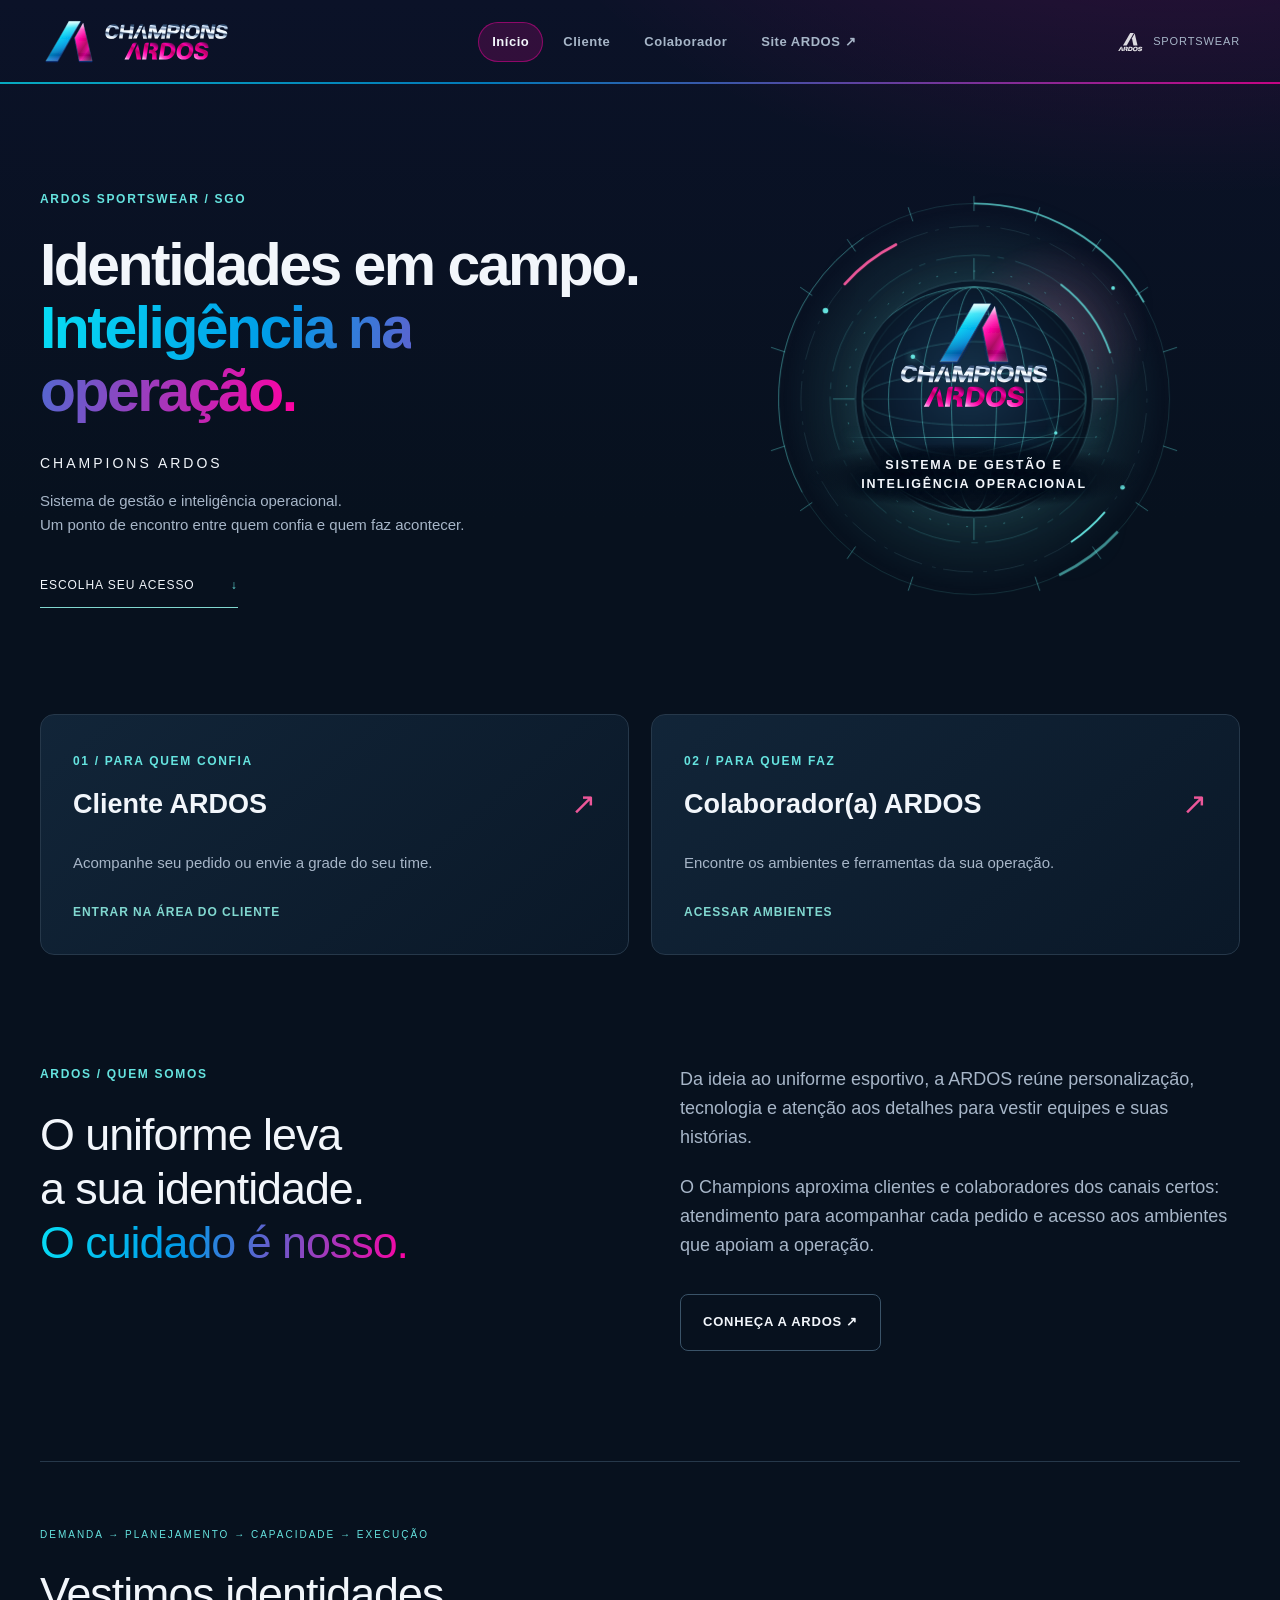
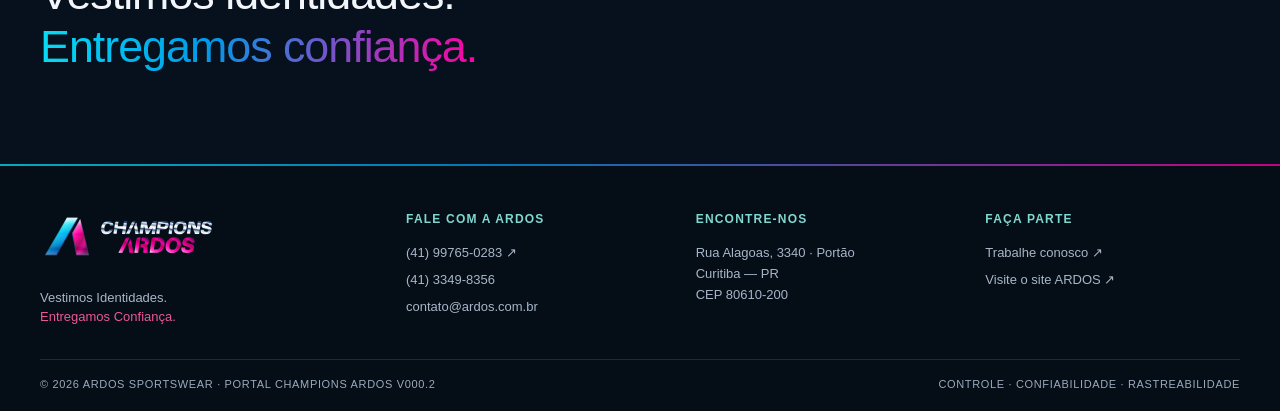
<file: index.html>
<!doctype html>
<html lang="pt-BR">
<head>

    <!-- ========================================
         META TAGS — CHAMPIONS ARDOS
    ========================================= -->

    <!-- Codificação -->
    <meta charset="utf-8">

    <!-- Responsividade -->
    <meta
        name="viewport"
        content="width=device-width, initial-scale=1"
    >

    <!-- ========================================
         SEO
    ========================================= -->

    <title>
        Portal Champions ARDOS | Gestão e Inteligência Operacional
    </title>

    <meta
        name="description"
        content="Champions ARDOS é o sistema de gestão e inteligência operacional da ARDOS SPORTSWEAR, integrando atendimento, processos, planejamento, capacidade, produção, rastreabilidade e governança operacional."
    >

    <link
        rel="canonical"
        href="https://victormordekai.github.io/Champions_ARDOS/"
    >

    <meta
        name="keywords"
        content="Champions ARDOS, ARDOS SPORTSWEAR, SGO-ARDOS, gestão operacional, inteligência operacional, governança organizacional, rastreabilidade, planejamento de produção, MPS, RCCP, capacidade produtiva, produção esportiva, uniformes esportivos, gestão de pedidos, controle de produção, Curitiba"
    >

    <meta
        name="author"
        content="ARDOS SPORTSWEAR"
    >

    <meta
        name="copyright"
        content="© 2026 ARDOS SPORTSWEAR — Champions ARDOS"
    >

    <!-- ========================================
         IDENTIDADE / MOBILE
    ========================================= -->

    <meta
        name="theme-color"
        content="#07111e"
    >

    <meta
        name="mobile-web-app-capable"
        content="yes"
    >

    <meta
        name="apple-mobile-web-app-capable"
        content="yes"
    >

    <meta
        name="apple-mobile-web-app-status-bar-style"
        content="black-translucent"
    >

    <meta
        name="application-name"
        content="Champions ARDOS"
    >

    <meta
        name="apple-mobile-web-app-title"
        content="Champions ARDOS"
    >

    <!-- ========================================
         OPEN GRAPH
         WhatsApp / LinkedIn / Facebook / Discord
    ========================================= -->

    <meta
        property="og:title"
        content="Champions ARDOS | Gestão e Inteligência Operacional"
    >

    <meta
        property="og:description"
        content="Sistema de gestão e inteligência operacional da ARDOS SPORTSWEAR, conectando processos, planejamento, capacidade, produção, rastreabilidade e governança."
    >

    <meta
        property="og:image"
        content="https://victormordekai.github.io/Champions_ARDOS/assets/img/champions_ardos_og.png"
    >

    <meta
        property="og:image:alt"
        content="Logo Champions ARDOS"
    >

    <meta
        property="og:url"
        content="https://victormordekai.github.io/Champions_ARDOS/"
    >

    <meta
        property="og:type"
        content="website"
    >

    <meta
        property="og:locale"
        content="pt_BR"
    >

    <meta
        property="og:site_name"
        content="Champions ARDOS"
    >

    <!-- ========================================
         TWITTER / X CARD
    ========================================= -->

    <meta
        name="twitter:card"
        content="summary_large_image"
    >

    <meta
        name="twitter:title"
        content="Champions ARDOS | Gestão e Inteligência Operacional"
    >

    <meta
        name="twitter:description"
        content="Planejamento, capacidade, produção, rastreabilidade e governança operacional integrados ao ecossistema ARDOS."
    >

    <meta
        name="twitter:image"
        content="https://victormordekai.github.io/Champions_ARDOS/assets/img/champions_ardos_og.png"
    >

    <meta
        name="twitter:image:alt"
        content="Logo Champions ARDOS"
    >

    <!-- ========================================
         FAVICON
    ========================================= -->

    <link
        rel="icon"
        href="assets/img/favicon.ico"
        type="image/x-icon"
    >
    <link rel="icon" href="assets/img/favicon.svg" type="image/svg+xml">
    <link rel="apple-touch-icon" href="assets/img/favicon_180.png">
    <link rel="manifest" href="site.webmanifest">

    <!-- ========================================
         INDEXAÇÃO
    ========================================= -->

    <meta
        name="robots"
        content="index, follow"
    >

    <meta
        name="googlebot"
        content="index, follow"
    >

    <!-- ========================================
         CSS
    ========================================= -->

    <link
        rel="stylesheet"
        href="assets/css/styles.css"
    >

    <link
        rel="stylesheet"
        href="assets/css/champions-core-hud.css"
    >

    <link
        rel="stylesheet"
        href="assets/css/abertura.css"
    >

    <!-- ========================================
         JAVASCRIPT
    ========================================= -->

    <script
        src="assets/js/main.js"
        defer
    ></script>

    <script
        src="assets/js/champions-core-hud.js"
        defer
    ></script>

    <!-- Abertura (cortina): sem defer, para marcar a página antes da primeira pintura -->
    <script src="assets/js/abertura.js"></script>

</head>

<body>
    <!-- Abertura Champions ARDOS (teste): cortina navy → magenta, animação ciano, bola (ball.svg) voando no centro -->
    <div class="abertura" aria-hidden="true">
        <div class="abertura__capa">
            <div class="abertura__palco">
                <span class="abertura__pulso"></span>
                <svg class="abertura__aneis" viewBox="0 0 120 120" focusable="false">
                    <circle class="abertura__anel-externo" cx="60" cy="60" r="56" pathLength="1"/>
                    <circle class="abertura__arco" cx="60" cy="60" r="62" pathLength="1"/>
                    <circle class="abertura__anel-interno" cx="60" cy="60" r="44" pathLength="1"/>
                </svg>
                <span class="abertura__mira"><i></i><i></i><i></i><i></i></span>
                <!-- Centro: bola voando (ball.svg, só recolorida em --cyan), gira e pulsa no ritmo dos anéis -->
                <div class="abertura__hud">
                    <span class="abertura__bola">
                        <span class="abertura__bola-pulso">
                            <img class="abertura__bola-giro" src="assets/img/ball_ciano.svg" alt="" width="1254" height="1254" decoding="async">
                        </span>
                    </span>
                </div>
            </div>
            <p class="abertura__texto">Champions <span>ARDOS</span></p>
        </div>
    </div>

    <!-- Acessibilidade: pular para o conteúdo principal -->
    <a class="skip" href="#conteudo">
        Pular para conteúdo
    </a>

    <!-- Cabeçalho e navegação principal -->
    <header class="header">

        <a
            class="brand"
            href="index.html"
            aria-label="Portal Champions ARDOS, início"
        >
            <img class="brand-simbolo" src="assets/img/champions_ardos_simbolo.svg" alt="" width="160" height="160">
            <img class="brand-nome" src="assets/img/champions_ardos_nome.svg" alt="Champions ARDOS" width="1583" height="515">
        </a>

        <nav aria-label="Navegação principal">
            <a href="index.html" aria-current="page">Início</a>
            <a href="cliente_ardos.html">Cliente</a>
            <a href="dashboard.html">Colaborador</a>
            <a href="https://www.ardos.com.br/">Site ARDOS ↗</a>
        </nav>

        <span class="header-ardos">
            <img src="assets/img/ardos_logo_vector_final.svg" alt="ARDOS">
            SPORTSWEAR
        </span>

    </header>

    <main id="conteudo">

        <!-- Apresentação principal -->
        <section class="hero shell">
            <div class="hero-copy">
                <p class="eyebrow">
                    ARDOS SPORTSWEAR / SGO
                </p>

                <h1>
                    Identidades em campo.<br>
                    <span>Inteligência na operação.</span>
                </h1>

                <p class="lead">
                    CHAMPIONS ARDOS
                </p>

                <p class="muted">
                    Sistema de gestão e inteligência operacional.<br>
                    Um ponto de encontro entre quem confia e quem faz acontecer.
                </p>

                <a class="text-link" href="#acessos">
                    ESCOLHA SEU ACESSO
                    <span>↓</span>
                </a>
            </div>

            <!-- CHAMPIONS CORE HUD — componente institucional reutilizável -->
            <div
                class="champions-core-hud"
                data-champions-core-hud
                data-state="active"
                data-variant="hero"
                role="img"
                aria-label="Champions ARDOS, sistema de gestão e inteligência operacional"
            >
                <div class="hud-stage" aria-hidden="true">
                    <svg class="hud-svg" viewBox="0 0 500 500" focusable="false">
                        <defs>
                            <radialGradient id="hudSphere" cx="48%" cy="42%" r="62%">
                                <stop offset="0" stop-color="#16334b"/>
                                <stop offset=".52" stop-color="#0b1d31"/>
                                <stop offset="1" stop-color="#050d17"/>
                            </radialGradient>
                            <radialGradient id="hudCyanGlow">
                                <stop offset="0" stop-color="#65e3df" stop-opacity=".28"/>
                                <stop offset="1" stop-color="#65e3df" stop-opacity="0"/>
                            </radialGradient>
                            <radialGradient id="hudPinkGlow">
                                <stop offset="0" stop-color="#ec5799" stop-opacity=".22"/>
                                <stop offset="1" stop-color="#ec5799" stop-opacity="0"/>
                            </radialGradient>
                            <clipPath id="hudSphereClip">
                                <circle cx="250" cy="250" r="126"/>
                            </clipPath>
                            <filter id="hudSoftGlow" x="-40%" y="-40%" width="180%" height="180%">
                                <feGaussianBlur stdDeviation="3.8" result="blur"/>
                                <feMerge><feMergeNode in="blur"/><feMergeNode in="SourceGraphic"/></feMerge>
                            </filter>
                        </defs>

                        <circle class="hud-glow-cyan" cx="250" cy="250" r="205" fill="url(#hudCyanGlow)"/>
                        <circle class="hud-glow-pink" cx="333" cy="184" r="104" fill="url(#hudPinkGlow)"/>

                        <g class="hud-ring" fill="none" stroke="#65e3df">
                            <circle cx="250" cy="250" r="208" stroke-opacity=".17"/>
                            <path d="M250.00 42.00 A208 208 0 0 1 430.78 147.13" stroke-opacity=".72" stroke-width="2"/>
                            <path d="M67.28 349.39 A208 208 0 0 1 132.55 78.34" stroke-opacity=".38"/>
                            <path d="M402.95 390.96 A208 208 0 0 1 340.62 437.22" stroke-opacity=".55" stroke-width="3"/>
                            <g class="hud-micro" stroke-opacity=".45">
                                <path d="M250 34v16M320 46l-5 15M385 80l-9 13M435 131l-13 9M466 195l-15 5M466 305l-15-5M435 369l-13-9M385 420l-9-13M320 454l-5-15M180 454l5-15M115 420l9-13M65 369l13-9M34 305l15-5M34 195l15 5M65 131l13 9M115 80l9 13M180 46l5 15"/>
                            </g>
                        </g>

                        <g class="hud-ring-reverse" fill="none">
                            <circle cx="250" cy="250" r="184" stroke="#315560" stroke-opacity=".46" stroke-dasharray="4 11 32 8"/>
                            <path d="M112.59 127.63 A184 184 0 0 1 166.92 85.82" stroke="#ec5799" stroke-width="3" stroke-linecap="round"/>
                            <path d="M389.28 370.24 A184 184 0 0 1 353.22 402.32" stroke="#65e3df" stroke-width="2"/>
                            <g class="hud-micro" fill="#65e3df">
                                <circle cx="92" cy="156" r="3"/><circle cx="408" cy="344" r="2.5"/><circle cx="398" cy="132" r="2"/>
                            </g>
                        </g>

                        <g class="hud-ring-inner" fill="none" stroke="#65e3df">
                            <circle cx="250" cy="250" r="153" stroke-opacity=".22" stroke-dasharray="58 8 7 12"/>
                            <path d="M342.12 127.84 A153 153 0 0 1 395.04 201.31" stroke-opacity=".8" stroke-width="2"/>
                        </g>

                        <circle cx="250" cy="250" r="126" fill="url(#hudSphere)" stroke="#37606f" stroke-opacity=".7"/>
                        <circle cx="250" cy="250" r="119" fill="none" stroke="#65e3df" stroke-opacity=".12"/>

                        <g clip-path="url(#hudSphereClip)" fill="none" stroke="#65e3df">
                            <g opacity=".26">
                                <ellipse cx="250" cy="250" rx="119" ry="28"/>
                                <ellipse cx="250" cy="250" rx="119" ry="61"/>
                                <ellipse cx="250" cy="250" rx="119" ry="91"/>
                                <path d="M132 250h236" stroke-opacity=".5"/>
                            </g>
                            <g class="hud-longitudes" opacity=".47">
                                <ellipse cx="250" cy="250" rx="24" ry="119"/>
                                <ellipse cx="250" cy="250" rx="56" ry="119"/>
                                <ellipse cx="250" cy="250" rx="91" ry="119"/>
                                <ellipse cx="250" cy="250" rx="134" ry="119"/>
                            </g>
                            <g class="hud-nodes" filter="url(#hudSoftGlow)">
                                <circle cx="185" cy="205" r="2.4" fill="#65e3df" stroke="none"/>
                                <circle cx="312" cy="219" r="2.1" fill="#65e3df" stroke="none"/>
                                <circle cx="221" cy="316" r="1.9" fill="#ec5799" stroke="none"/>
                                <circle cx="337" cy="286" r="1.8" fill="#65e3df" stroke="none"/>
                                <path d="M185 205l36 25 91-11 25 67-116 30" stroke-opacity=".18"/>
                            </g>
                        </g>

                        <g class="hud-micro" fill="none" stroke="#65e3df" stroke-opacity=".45">
                            <path d="M250 100v23M250 377v23M100 250h23M377 250h23"/>
                            <circle cx="250" cy="250" r="136" stroke-dasharray="2 18"/>
                        </g>
                    </svg>
                </div>

                <div class="hud-brand-layer">
                    <img
                        class="hud-brand-image"
                        src="assets/img/champions_ardos_logo.svg"
                        alt=""
                    >
                    <div class="hud-brand-fallback" aria-hidden="true">
                        <div class="hud-brand-mark">A</div>
                        <strong>CHAMPIONS</strong>
                        <span>ARDOS</span>
                    </div>
                    <div class="hud-separator" aria-hidden="true"></div>
                    <p class="hud-descriptor">
                        Sistema de gestão e inteligência operacional
                    </p>
                </div>
            </div>
        </section>

        <!-- Seleção dos ambientes de acesso -->
        <section
            class="shell access"
            id="acessos"
            aria-label="Escolha seu acesso"
        >
            <!-- Área do cliente -->
            <a
                class="access-card"
                href="cliente_ardos.html"
            >
                <span class="eyebrow">
                    01 / PARA QUEM CONFIA
                </span>

                <div>
                    <h2>Cliente ARDOS</h2>
                    <span class="arrow">↗</span>
                </div>

                <p>
                    Acompanhe seu pedido ou envie a grade do seu time.
                </p>

                <span class="card-action">
                    ENTRAR NA ÁREA DO CLIENTE
                </span>
            </a>

            <!-- Área do colaborador -->
            <a
                class="access-card"
                href="dashboard.html"
            >
                <span class="eyebrow">
                    02 / PARA QUEM FAZ
                </span>

                <div>
                    <h2>Colaborador(a) ARDOS</h2>
                    <span class="arrow">↗</span>
                </div>

                <p>
                    Encontre os ambientes e ferramentas da sua operação.
                </p>

                <span class="card-action">
                    ACESSAR AMBIENTES
                </span>
            </a>
        </section>

        <!-- Apresentação institucional -->
        <section class="about shell">
            <div>
                <p class="eyebrow">
                    ARDOS / QUEM SOMOS
                </p>

                <h2>
                    O uniforme leva<br>
                    a sua identidade.<br>
                    <span>O cuidado é nosso.</span>
                </h2>
            </div>

            <div class="about-text">
                <p>
                    Da ideia ao uniforme esportivo, a ARDOS reúne
                    personalização, tecnologia e atenção aos detalhes
                    para vestir equipes e suas histórias.
                </p>

                <p>
                    O Champions aproxima clientes e colaboradores
                    dos canais certos: atendimento para acompanhar
                    cada pedido e acesso aos ambientes que apoiam
                    a operação.
                </p>

                <a
                    class="button secondary"
                    href="https://www.ardos.com.br/"
                >
                    CONHEÇA A ARDOS ↗
                </a>
            </div>
        </section>

        <!-- Princípio operacional -->
        <section class="principle shell">
            <p>
                DEMANDA → PLANEJAMENTO → CAPACIDADE → EXECUÇÃO
            </p>

            <h2>
                Vestimos identidades.<br>
                <span>Entregamos confiança.</span>
            </h2>
        </section>

    </main>

    <!-- Rodapé institucional -->
    <footer class="footer">
        <div class="footer-top">

            <!-- Identidade da marca -->
            <div>
                <a class="brand" href="index.html" aria-label="Portal Champions ARDOS, início">
                    <img class="brand-simbolo" src="assets/img/champions_ardos_simbolo.svg" alt="" width="160" height="160">
                    <img class="brand-nome" src="assets/img/champions_ardos_nome.svg" alt="Champions ARDOS" width="1583" height="515">
                </a>

                <p class="footer-assinatura">
                    Vestimos Identidades.<br>
                    <span>Entregamos Confiança.</span>
                </p>
            </div>

            <!-- Canais de contato -->
            <div>
                <h2>FALE COM A ARDOS</h2>

                <a
                    href="https://api.whatsapp.com/send?phone=5541997650283"
                    target="_blank"
                    rel="noopener noreferrer"
                >
                    (41) 99765-0283 ↗
                </a>

                <a href="tel:+554133498356">
                    (41) 3349-8356
                </a>

                <a href="mailto:contato@ardos.com.br">
                    contato@ardos.com.br
                </a>
            </div>

            <!-- Localização -->
            <div>
                <h2>ENCONTRE-NOS</h2>

                <p>
                    Rua Alagoas, 3340 · Portão<br>
                    Curitiba — PR<br>
                    CEP 80610-200
                </p>
            </div>

            <!-- Oportunidades e site institucional -->
            <div>
                <h2>FAÇA PARTE</h2>

                <a
                    href="mailto:contato@ardos.com.br?subject=Trabalhe%20conosco%20%E2%80%94%20ARDOS"
                >
                    Trabalhe conosco ↗
                </a>

                <a href="https://www.ardos.com.br/">
                    Visite o site ARDOS ↗
                </a>
            </div>

        </div>

        <!-- Informações finais do rodapé -->
        <div class="footer-bottom">
            <span>© 2026 ARDOS SPORTSWEAR · PORTAL CHAMPIONS ARDOS V000.2</span>

            <span>
                CONTROLE · CONFIABILIDADE · RASTREABILIDADE
            </span>
        </div>
    </footer>
</body>
</html>
</file>
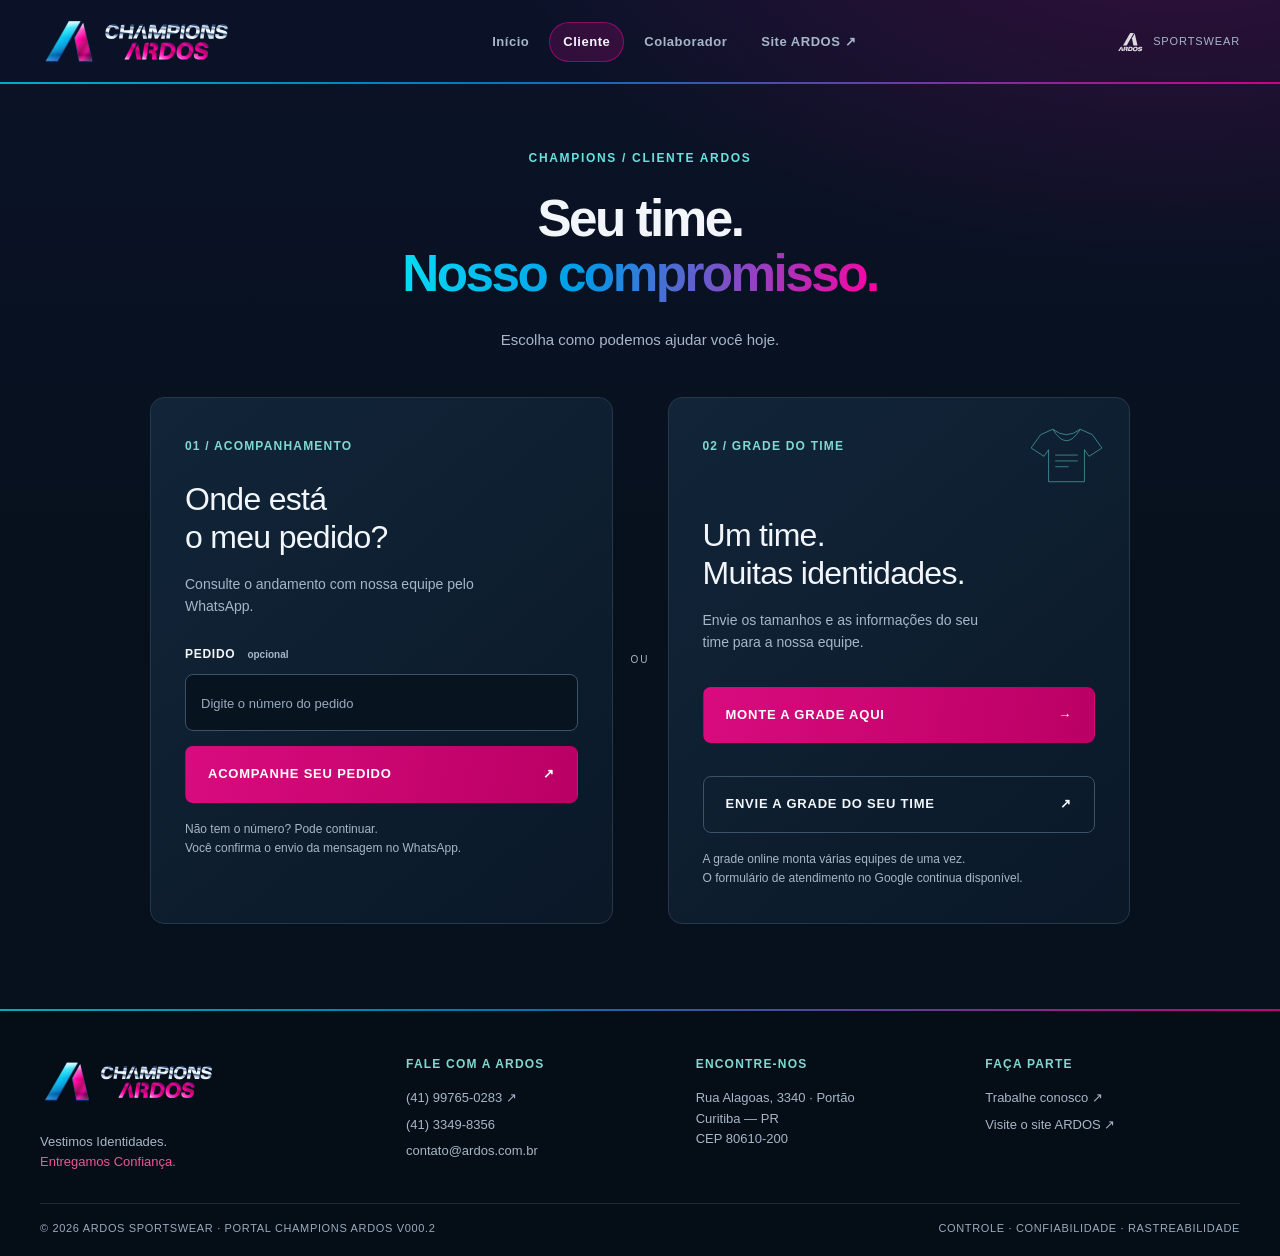
<file: cliente_ardos.html>
<!doctype html>
<html lang="pt-BR">
    <head>
        <meta charset="utf-8">
        <meta name="viewport" content="width=device-width, initial-scale=1">

        <meta
            name="description"
            content="Champions ARDOS: atendimento ao cliente e acesso aos ambientes da operação."
        >
        <meta name="theme-color" content="#07111e">

        <title>Cliente | Portal Champions ARDOS</title>

       <link
           rel="icon"
           href="assets/img/favicon.ico"
           type="image/x-icon"
        >
    <link rel="icon" href="assets/img/favicon.svg" type="image/svg+xml">
    <link rel="apple-touch-icon" href="assets/img/favicon_180.png">
    <link rel="manifest" href="site.webmanifest">
        <link rel="stylesheet" href="assets/css/styles.css">

        <script src="assets/js/main.js" defer></script>
    </head>

    <body>
        <!-- Acessibilidade: permite pular diretamente para o conteúdo principal -->
        <a class="skip" href="#conteudo">
            Pular para conteúdo
        </a>

        <!-- Cabeçalho e navegação principal -->
        <header class="header">

        <a
            class="brand"
            href="index.html"
            aria-label="Portal Champions ARDOS, início"
        >
            <img class="brand-simbolo" src="assets/img/champions_ardos_simbolo.svg" alt="" width="160" height="160">
            <img class="brand-nome" src="assets/img/champions_ardos_nome.svg" alt="Champions ARDOS" width="1583" height="515">
        </a>

        <nav aria-label="Navegação principal">
            <a href="index.html">Início</a>
            <a href="cliente_ardos.html" aria-current="page">Cliente</a>
            <a href="dashboard.html">Colaborador</a>
            <a href="https://www.ardos.com.br/">Site ARDOS ↗</a>
        </nav>

        <span class="header-ardos">
            <img src="assets/img/ardos_logo_vector_final.svg" alt="ARDOS">
            SPORTSWEAR
        </span>

    </header>

        <!-- Conteúdo principal -->
        <main id="conteudo">
            <section class="client shell">

                <!-- Apresentação da área do cliente -->
                <div class="page-title">
                    <p class="eyebrow">CHAMPIONS / CLIENTE ARDOS</p>

                    <h1>
                        Seu time.<br>
                        <span>Nosso compromisso.</span>
                    </h1>

                    <p class="muted">
                        Escolha como podemos ajudar você hoje.
                    </p>
                </div>

                <!-- Opções de atendimento -->
                <div class="client-options">

                    <!-- Opção 01: acompanhamento de pedido -->
                    <article class="service-card">
                        <span class="icon-label">
                            01 / ACOMPANHAMENTO
                        </span>

                        <h2>
                            Onde está<br>
                            o meu pedido?
                        </h2>

                        <p>
                            Consulte o andamento com nossa equipe pelo WhatsApp.
                        </p>

                        <form
                            id="pedido-form"
                            action="https://api.whatsapp.com/send"
                            method="get"
                            target="_blank"
                            rel="noopener noreferrer"
                        >
                            <input
                                type="hidden"
                                name="phone"
                                value="5541997650283"
                            >

                            <input
                                id="message"
                                type="hidden"
                                name="text"
                                value="Olá, equipe ARDOS! Gostaria de acompanhar meu pedido. Podem me ajudar a identificá-lo?"
                            >

                            <label for="pedido">
                                PEDIDO
                                <span>opcional</span>
                            </label>

                            <input
                                id="pedido"
                                type="text"
                                maxlength="80"
                                placeholder="Digite o número do pedido"
                                autocomplete="off"
                            >

                            <button class="button" type="submit">
                                ACOMPANHE SEU PEDIDO
                                <span>↗</span>
                            </button>

                            <small>
                                Não tem o número? Pode continuar.<br>
                                Você confirma o envio da mensagem no WhatsApp.
                            </small>

                            <!-- Orientação alternativa caso o JavaScript esteja desativado -->
                            <noscript>
                                <p>
                                    Sem JavaScript, o WhatsApp abrirá uma
                                    mensagem geral. Informe o pedido na conversa.
                                </p>
                            </noscript>
                        </form>
                    </article>

                    <!-- Separador visual entre as opções -->
                    <span class="or">OU</span>

                    <!-- Opção 02: envio da grade do time -->
                    <article class="service-card grade">
                        <span class="icon-label">
                            02 / GRADE DO TIME
                        </span>

                        <!-- Ilustração vetorial decorativa da camisa -->
                        <div class="jersey" aria-hidden="true">
                            <svg viewBox="0 0 180 155">
                                <path
                                    d="M57 15 28 28 5 60 36 80 47 64 47 141 133 141 133 64 144 80 175 60 152 28 123 15Q90 41 57 15Z"
                                />
                                <path
                                    d="M57 15Q90 70 123 15M63 77h54M63 91h54M63 105h32"
                                />
                            </svg>
                        </div>

                        <h2>
                            Um time.<br>
                            Muitas identidades.
                        </h2>

                        <p>
                            Envie os tamanhos e as informações do seu time
                            para a nossa equipe.
                        </p>

                        <a class="button" href="grade_pedido.html">
                            MONTE A GRADE AQUI
                            <span>→</span>
                        </a>

                        <a
                            class="button secondary"
                            href="https://docs.google.com/forms/d/e/1FAIpQLScQIORVy3O9DYpemV6kDIfDXVtl8I4Z6S21xaSJkfSIMGaTuw/viewform"
                            target="_blank"
                            rel="noopener noreferrer"
                        >
                            ENVIE A GRADE DO SEU TIME
                            <span>↗</span>
                        </a>

                        <small>
                            A grade online monta várias equipes de uma vez.<br>
                            O formulário de atendimento no Google continua disponível.
                        </small>
                    </article>
                </div>
            </section>
        </main>

        <!-- Rodapé institucional -->
        <footer class="footer">
            <div class="footer-top">

                <!-- Identidade institucional -->
                <div>
                    <a class="brand" href="index.html" aria-label="Portal Champions ARDOS, início">
                    <img class="brand-simbolo" src="assets/img/champions_ardos_simbolo.svg" alt="" width="160" height="160">
                    <img class="brand-nome" src="assets/img/champions_ardos_nome.svg" alt="Champions ARDOS" width="1583" height="515">
                </a>

                <p class="footer-assinatura">
                    Vestimos Identidades.<br>
                    <span>Entregamos Confiança.</span>
                </p>
                </div>

                <!-- Canais de contato -->
                <div>
                    <h2>FALE COM A ARDOS</h2>

                    <a
                        href="https://api.whatsapp.com/send?phone=5541997650283"
                        target="_blank"
                        rel="noopener noreferrer"
                    >
                        (41) 99765-0283 ↗
                    </a>

                    <a href="tel:+554133498356">
                        (41) 3349-8356
                    </a>

                    <a href="mailto:contato@ardos.com.br">
                        contato@ardos.com.br
                    </a>
                </div>

                <!-- Endereço institucional -->
                <div>
                    <h2>ENCONTRE-NOS</h2>

                    <p>
                        Rua Alagoas, 3340 · Portão<br>
                        Curitiba — PR<br>
                        CEP 80610-200
                    </p>
                </div>

                <!-- Oportunidades e acesso ao site -->
                <div>
                    <h2>FAÇA PARTE</h2>

                    <a
                        href="mailto:contato@ardos.com.br?subject=Trabalhe%20conosco%20%E2%80%94%20ARDOS"
                    >
                        Trabalhe conosco ↗
                    </a>

                    <a href="https://www.ardos.com.br/">
                        Visite o site ARDOS ↗
                    </a>
                </div>
            </div>

            <!-- Assinatura institucional e princípios operacionais -->
            <div class="footer-bottom">
                <span>© 2026 ARDOS SPORTSWEAR · PORTAL CHAMPIONS ARDOS V000.2</span>

                <span>
                    CONTROLE · CONFIABILIDADE · RASTREABILIDADE
                </span>
            </div>
        </footer>
    </body>
</html>
</file>
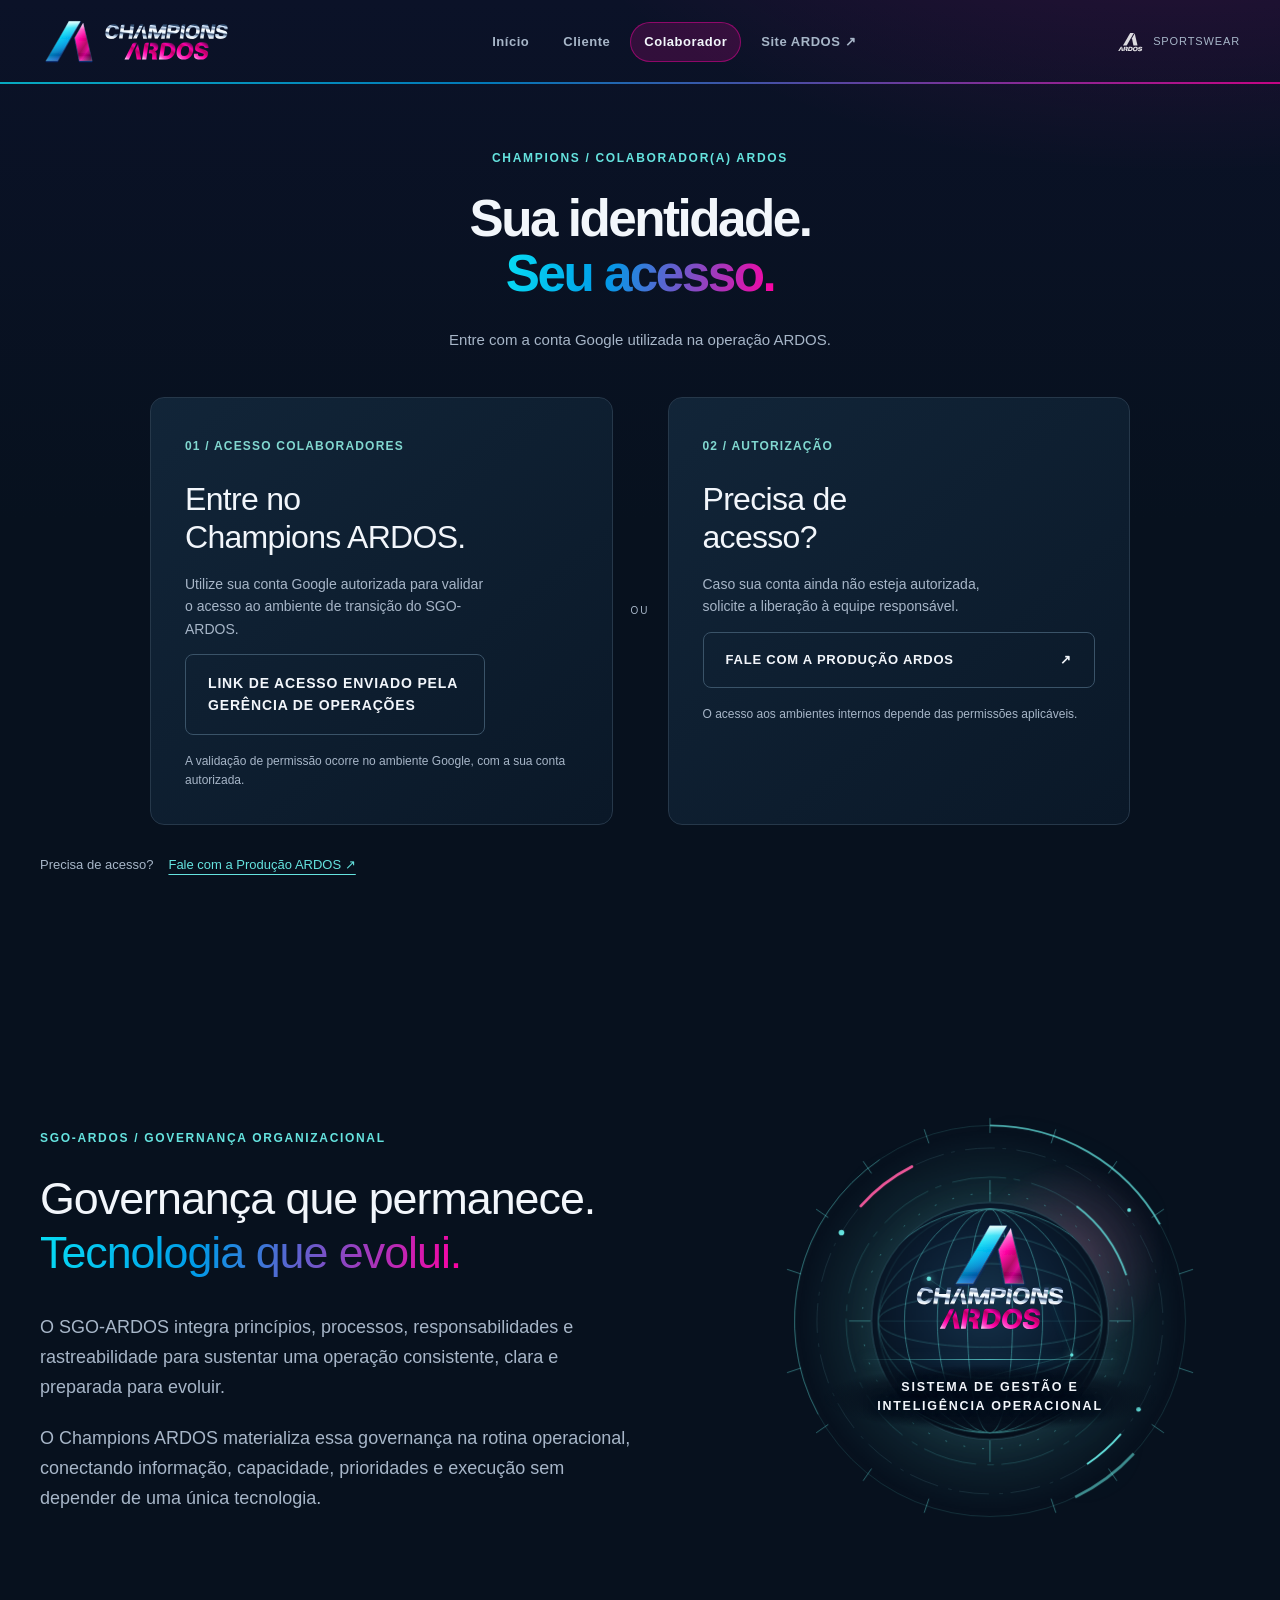
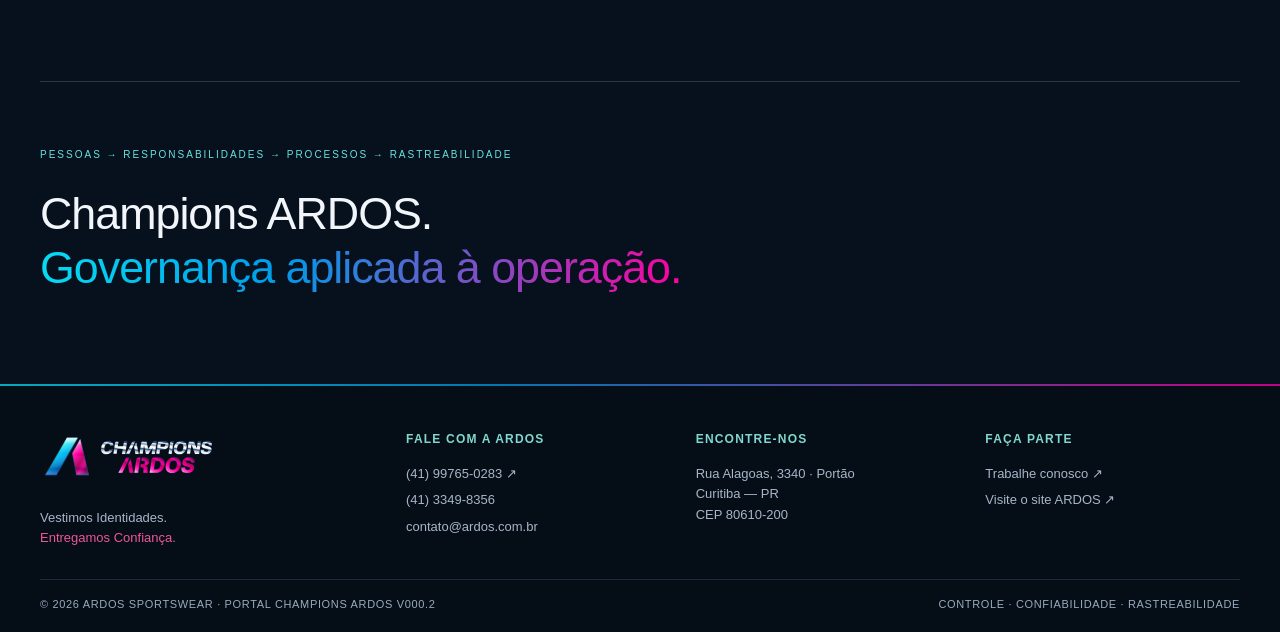
<file: dashboard.html>
<!doctype html>
<html lang="pt-BR">
<head>
    <meta charset="utf-8">
    <meta name="viewport" content="width=device-width, initial-scale=1">

    <meta
        name="description"
        content="Champions ARDOS: acesso de colaboradores e governança operacional."
    >
    <meta name="theme-color" content="#07111e">

    <title>Colaborador | Portal Champions ARDOS</title>

    <link
        rel="icon"
        href="assets/img/favicon.ico"
        type="image/x-icon"
    >
    <link rel="icon" href="assets/img/favicon.svg" type="image/svg+xml">
    <link rel="apple-touch-icon" href="assets/img/favicon_180.png">
    <link rel="manifest" href="site.webmanifest">

    <!-- Design system principal -->
    <link rel="stylesheet" href="assets/css/styles.css">

    <!-- Componente institucional já utilizado no index.html -->
    <link rel="stylesheet" href="assets/css/champions-core-hud.css">

    <!-- JavaScript geral existente -->
    <script src="assets/js/main.js" defer></script>

    <!-- Orquestrador do CHAMPIONS CORE HUD -->
    <script src="assets/js/champions-core-hud.js" defer></script>
</head>

<body>
    <!-- Acessibilidade: permite pular diretamente ao conteúdo principal -->
    <a class="skip" href="#conteudo">
        Pular para conteúdo
    </a>

    <!-- Cabeçalho institucional -->
    <header class="header">

        <a
            class="brand"
            href="index.html"
            aria-label="Portal Champions ARDOS, início"
        >
            <img class="brand-simbolo" src="assets/img/champions_ardos_simbolo.svg" alt="" width="160" height="160">
            <img class="brand-nome" src="assets/img/champions_ardos_nome.svg" alt="Champions ARDOS" width="1583" height="515">
        </a>

        <nav aria-label="Navegação principal">
            <a href="index.html">Início</a>
            <a href="cliente_ardos.html">Cliente</a>
            <a href="dashboard.html" aria-current="page">Colaborador</a>
            <a href="https://www.ardos.com.br/">Site ARDOS ↗</a>
        </nav>

        <span class="header-ardos">
            <img src="assets/img/ardos_logo_vector_final.svg" alt="ARDOS">
            SPORTSWEAR
        </span>

    </header>

    <main id="conteudo">

        <!-- =====================================================
             ÁREA PÚBLICA DE TRANSIÇÃO — COLABORADOR(A)
             Nesta versão não existe autenticação própria do Champions.
             O botão direciona a um recurso Google de transição, cuja
             permissão é validada pelo próprio Google.
             ===================================================== -->
        <section class="client shell">

            <div class="page-title">
                <p class="eyebrow">
                    CHAMPIONS / COLABORADOR(A) ARDOS
                </p>

                <h1>
                    Sua identidade.<br>
                    <span>Seu acesso.</span>
                </h1>

                <p class="muted">
                    Entre com a conta Google utilizada na operação ARDOS.
                </p>
            </div>

            <!-- Dois quadros, preservando a mesma linguagem da página CLIENTE -->
            <div class="client-options">

                <!-- Quadro 01 — Acesso de transição -->
                <article class="service-card">
                    <span class="icon-label">
                        01 / ACESSO COLABORADORES
                    </span>

                    <h2>
                        Entre no<br>
                        Champions ARDOS.
                    </h2>

                    <p>
                        Utilize sua conta Google autorizada para validar
                        o acesso ao ambiente de transição do SGO-ARDOS.
                    </p>

                    <!--
                    O endereço da planilha de acesso não fica no site público.
                    O link é enviado pela Gerência de Operações a quem tem acesso.
                    -->
                    <p class="button secondary" role="note">
                        LINK DE ACESSO ENVIADO PELA GERÊNCIA DE OPERAÇÕES
                    </p>

                    <small>
                        A validação de permissão ocorre no ambiente Google, com a sua conta autorizada.
                    </small>
                </article>

                <!-- Separador -->
                <span class="or">OU</span>

                <!-- Quadro 02 — Solicitação de acesso -->
                <article class="service-card">
                    <span class="icon-label">
                        02 / AUTORIZAÇÃO
                    </span>

                    <h2>
                        Precisa de<br>
                        acesso?
                    </h2>

                    <p>
                        Caso sua conta ainda não esteja autorizada,
                        solicite a liberação à equipe responsável.
                    </p>

                    <a
                        class="button secondary"
                        href="https://api.whatsapp.com/send?phone=5541995670185&amp;text=Ol%C3%A1%2C%20equipe%20ARDOS%21%20Preciso%20de%20ajuda%20para%20acessar%20os%20ambientes%20do%20Champions."
                        target="_blank"
                        rel="noopener noreferrer"
                    >
                        FALE COM A PRODUÇÃO ARDOS
                        <span>↗</span>
                    </a>

                    <small>
                        O acesso aos ambientes internos depende das permissões aplicáveis.
                    </small>
                </article>
            </div>

            <!-- Mantém a chamada histórica do dashboard anterior -->
            <aside class="help">
                <span>Precisa de acesso?</span>

                <a
                    href="https://api.whatsapp.com/send?phone=5541995670185&amp;text=Ol%C3%A1%2C%20equipe%20ARDOS%21%20Preciso%20de%20ajuda%20para%20acessar%20os%20ambientes%20do%20Champions."
                    target="_blank"
                    rel="noopener noreferrer"
                >
                    Fale com a Produção ARDOS ↗
                </a>
            </aside>

        </section>

<!-- =====================================================
             SGO-ARDOS — seção institucional pública
             Conteúdo à esquerda / CHAMPIONS CORE HUD à direita
             ===================================================== -->
        <section class="about sgo-about shell" aria-labelledby="sgo-title">

            <div class="sgo-copy">
                <p class="eyebrow">
                    SGO-ARDOS / GOVERNANÇA ORGANIZACIONAL
                </p>

                <h2 id="sgo-title">
                    Governança que permanece.<br>
                    <span>Tecnologia que evolui.</span>
                </h2>

                <div class="sgo-text">
                    <p>
                        O SGO-ARDOS integra princípios, processos, responsabilidades
                        e rastreabilidade para sustentar uma operação consistente,
                        clara e preparada para evoluir.
                    </p>

                    <p>
                        O Champions ARDOS materializa essa governança na rotina
                        operacional, conectando informação, capacidade, prioridades
                        e execução sem depender de uma única tecnologia.
                    </p>
                </div>
            </div>

            <div class="sgo-hud">
                <div
                    class="champions-core-hud"
                    data-champions-core-hud
                    data-state="active"
                    data-variant="hero"
                    role="img"
                    aria-label="Champions ARDOS, sistema de gestão e inteligência operacional"
                >
                    <div class="hud-stage" aria-hidden="true">
                        <svg class="hud-svg" viewBox="0 0 500 500" focusable="false">
                            <defs>
                                <radialGradient id="hudSphere" cx="48%" cy="42%" r="62%">
                                    <stop offset="0" stop-color="#16334b"/>
                                    <stop offset=".52" stop-color="#0b1d31"/>
                                    <stop offset="1" stop-color="#050d17"/>
                                </radialGradient>
                                <radialGradient id="hudCyanGlow">
                                    <stop offset="0" stop-color="#65e3df" stop-opacity=".28"/>
                                    <stop offset="1" stop-color="#65e3df" stop-opacity="0"/>
                                </radialGradient>
                                <radialGradient id="hudPinkGlow">
                                    <stop offset="0" stop-color="#ec5799" stop-opacity=".22"/>
                                    <stop offset="1" stop-color="#ec5799" stop-opacity="0"/>
                                </radialGradient>
                                <clipPath id="hudSphereClip">
                                    <circle cx="250" cy="250" r="126"/>
                                </clipPath>
                                <filter id="hudSoftGlow" x="-40%" y="-40%" width="180%" height="180%">
                                    <feGaussianBlur stdDeviation="3.8" result="blur"/>
                                    <feMerge><feMergeNode in="blur"/><feMergeNode in="SourceGraphic"/></feMerge>
                                </filter>
                            </defs>
                
                            <circle class="hud-glow-cyan" cx="250" cy="250" r="205" fill="url(#hudCyanGlow)"/>
                            <circle class="hud-glow-pink" cx="333" cy="184" r="104" fill="url(#hudPinkGlow)"/>
                
                            <g class="hud-ring" fill="none" stroke="#65e3df">
                                <circle cx="250" cy="250" r="208" stroke-opacity=".17"/>
                                <path d="M250.00 42.00 A208 208 0 0 1 430.78 147.13" stroke-opacity=".72" stroke-width="2"/>
                                <path d="M67.28 349.39 A208 208 0 0 1 132.55 78.34" stroke-opacity=".38"/>
                                <path d="M402.95 390.96 A208 208 0 0 1 340.62 437.22" stroke-opacity=".55" stroke-width="3"/>
                                <g class="hud-micro" stroke-opacity=".45">
                                    <path d="M250 34v16M320 46l-5 15M385 80l-9 13M435 131l-13 9M466 195l-15 5M466 305l-15-5M435 369l-13-9M385 420l-9-13M320 454l-5-15M180 454l5-15M115 420l9-13M65 369l13-9M34 305l15-5M34 195l15 5M65 131l13 9M115 80l9 13M180 46l5 15"/>
                                </g>
                            </g>
                
                            <g class="hud-ring-reverse" fill="none">
                                <circle cx="250" cy="250" r="184" stroke="#315560" stroke-opacity=".46" stroke-dasharray="4 11 32 8"/>
                                <path d="M112.59 127.63 A184 184 0 0 1 166.92 85.82" stroke="#ec5799" stroke-width="3" stroke-linecap="round"/>
                                <path d="M389.28 370.24 A184 184 0 0 1 353.22 402.32" stroke="#65e3df" stroke-width="2"/>
                                <g class="hud-micro" fill="#65e3df">
                                    <circle cx="92" cy="156" r="3"/><circle cx="408" cy="344" r="2.5"/><circle cx="398" cy="132" r="2"/>
                                </g>
                            </g>
                
                            <g class="hud-ring-inner" fill="none" stroke="#65e3df">
                                <circle cx="250" cy="250" r="153" stroke-opacity=".22" stroke-dasharray="58 8 7 12"/>
                                <path d="M342.12 127.84 A153 153 0 0 1 395.04 201.31" stroke-opacity=".8" stroke-width="2"/>
                            </g>
                
                            <circle cx="250" cy="250" r="126" fill="url(#hudSphere)" stroke="#37606f" stroke-opacity=".7"/>
                            <circle cx="250" cy="250" r="119" fill="none" stroke="#65e3df" stroke-opacity=".12"/>
                
                            <g clip-path="url(#hudSphereClip)" fill="none" stroke="#65e3df">
                                <g opacity=".26">
                                    <ellipse cx="250" cy="250" rx="119" ry="28"/>
                                    <ellipse cx="250" cy="250" rx="119" ry="61"/>
                                    <ellipse cx="250" cy="250" rx="119" ry="91"/>
                                    <path d="M132 250h236" stroke-opacity=".5"/>
                                </g>
                                <g class="hud-longitudes" opacity=".47">
                                    <ellipse cx="250" cy="250" rx="24" ry="119"/>
                                    <ellipse cx="250" cy="250" rx="56" ry="119"/>
                                    <ellipse cx="250" cy="250" rx="91" ry="119"/>
                                    <ellipse cx="250" cy="250" rx="134" ry="119"/>
                                </g>
                                <g class="hud-nodes" filter="url(#hudSoftGlow)">
                                    <circle cx="185" cy="205" r="2.4" fill="#65e3df" stroke="none"/>
                                    <circle cx="312" cy="219" r="2.1" fill="#65e3df" stroke="none"/>
                                    <circle cx="221" cy="316" r="1.9" fill="#ec5799" stroke="none"/>
                                    <circle cx="337" cy="286" r="1.8" fill="#65e3df" stroke="none"/>
                                    <path d="M185 205l36 25 91-11 25 67-116 30" stroke-opacity=".18"/>
                                </g>
                            </g>
                
                            <g class="hud-micro" fill="none" stroke="#65e3df" stroke-opacity=".45">
                                <path d="M250 100v23M250 377v23M100 250h23M377 250h23"/>
                                <circle cx="250" cy="250" r="136" stroke-dasharray="2 18"/>
                            </g>
                        </svg>
                    </div>
                
                    <div class="hud-brand-layer">
                        <img
                            class="hud-brand-image"
                            src="assets/img/champions_ardos_logo.svg"
                            alt=""
                        >
                        <div class="hud-brand-fallback" aria-hidden="true">
                            <div class="hud-brand-mark">A</div>
                            <strong>CHAMPIONS</strong>
                            <span>ARDOS</span>
                        </div>
                        <div class="hud-separator" aria-hidden="true"></div>
                        <p class="hud-descriptor">
                            Sistema de gestão e inteligência operacional
                        </p>
                    </div>
                </div>
            </div>

        </section>

        <!-- Síntese institucional -->
        <section class="principle shell">
            <p>
                PESSOAS → RESPONSABILIDADES → PROCESSOS → RASTREABILIDADE
            </p>

            <h2>
                Champions ARDOS.<br>
                <span>Governança aplicada à operação.</span>
            </h2>
        </section>

    </main>

    <!-- Rodapé institucional preservado -->
    <footer class="footer">
        <div class="footer-top">

            <div>
                <a class="brand" href="index.html" aria-label="Portal Champions ARDOS, início">
                    <img class="brand-simbolo" src="assets/img/champions_ardos_simbolo.svg" alt="" width="160" height="160">
                    <img class="brand-nome" src="assets/img/champions_ardos_nome.svg" alt="Champions ARDOS" width="1583" height="515">
                </a>

                <p class="footer-assinatura">
                    Vestimos Identidades.<br>
                    <span>Entregamos Confiança.</span>
                </p>
            </div>

            <div>
                <h2>FALE COM A ARDOS</h2>

                <a
                    href="https://api.whatsapp.com/send?phone=5541997650283"
                    target="_blank"
                    rel="noopener noreferrer"
                >
                    (41) 99765-0283 ↗
                </a>

                <a href="tel:+554133498356">
                    (41) 3349-8356
                </a>

                <a href="mailto:contato@ardos.com.br">
                    contato@ardos.com.br
                </a>
            </div>

            <div>
                <h2>ENCONTRE-NOS</h2>

                <p>
                    Rua Alagoas, 3340 · Portão<br>
                    Curitiba — PR<br>
                    CEP 80610-200
                </p>
            </div>

            <div>
                <h2>FAÇA PARTE</h2>

                <a
                    href="mailto:contato@ardos.com.br?subject=Trabalhe%20conosco%20%E2%80%94%20ARDOS"
                >
                    Trabalhe conosco ↗
                </a>

                <a href="https://www.ardos.com.br/">
                    Visite o site ARDOS ↗
                </a>
            </div>

        </div>

        <div class="footer-bottom">
            <span>© 2026 ARDOS SPORTSWEAR · PORTAL CHAMPIONS ARDOS V000.2</span>

            <span>
                CONTROLE · CONFIABILIDADE · RASTREABILIDADE
            </span>
        </div>
    </footer>

</body>
</html>
</file>
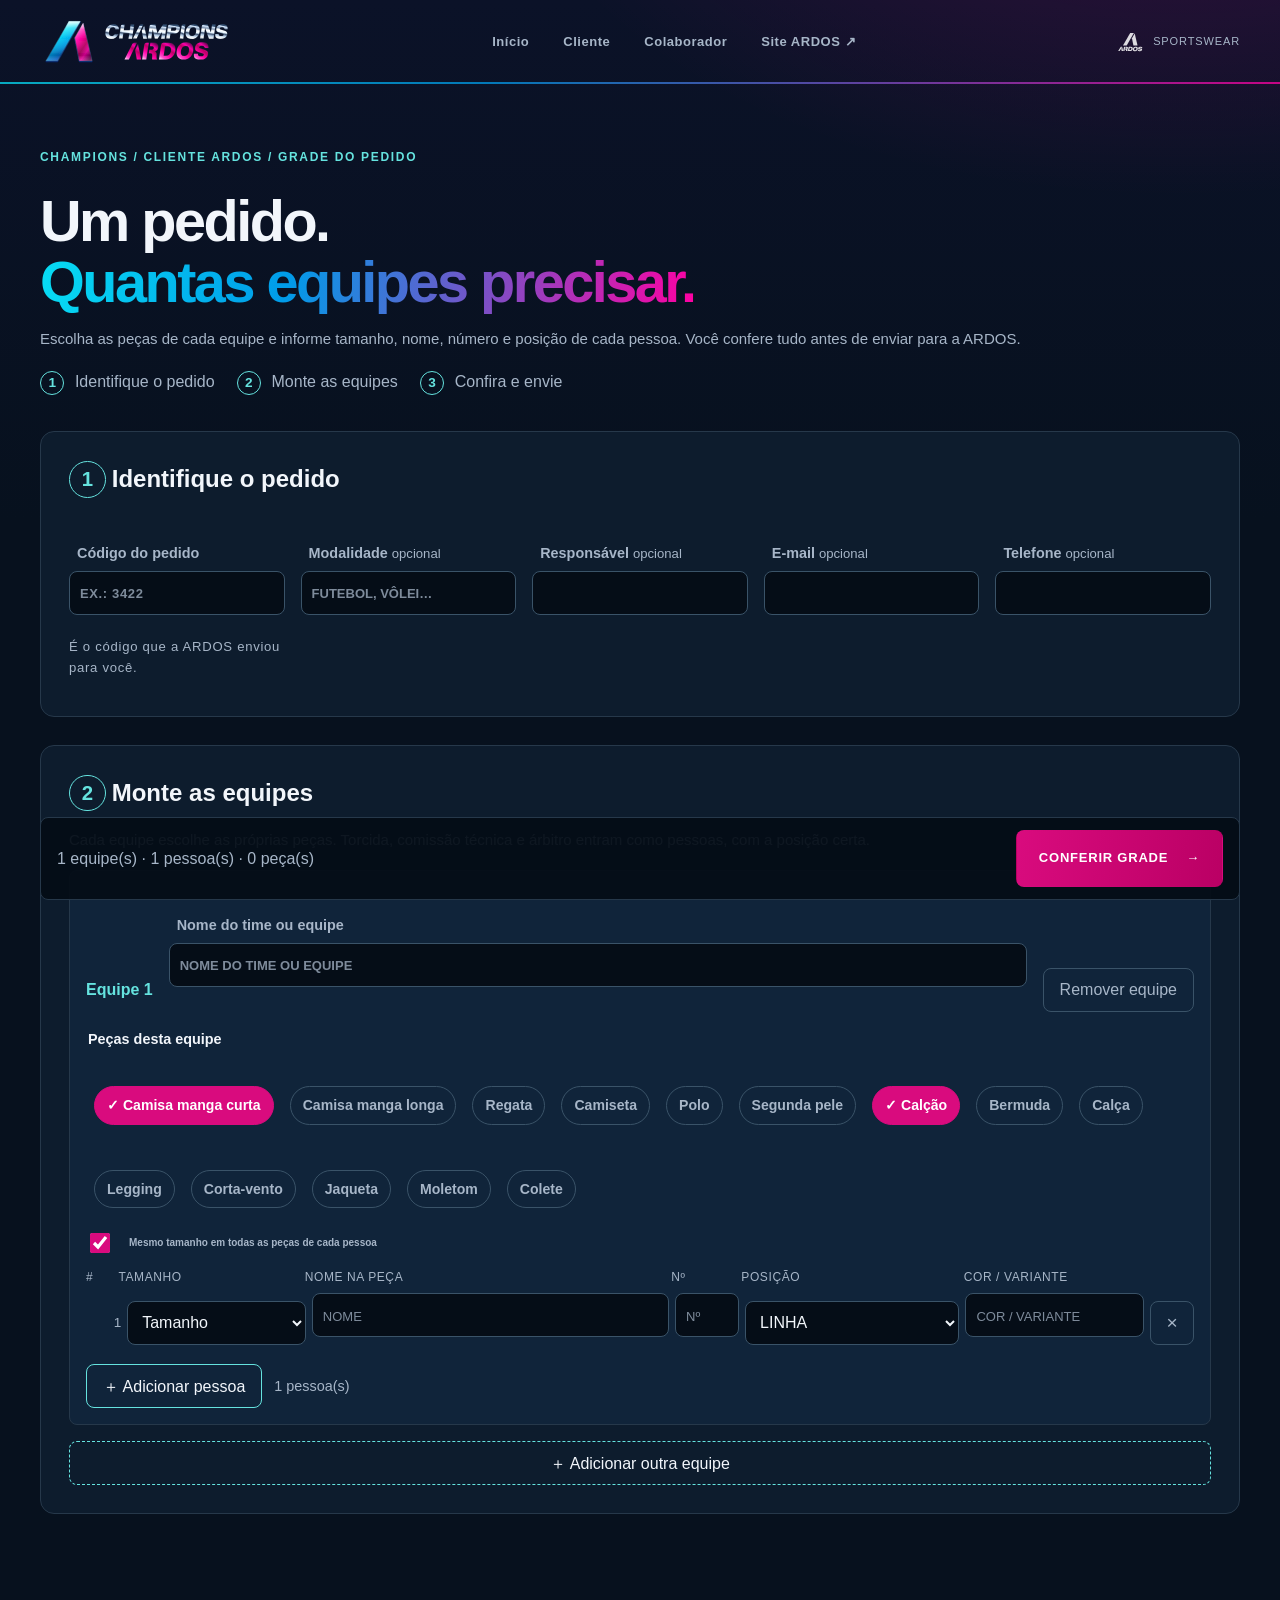
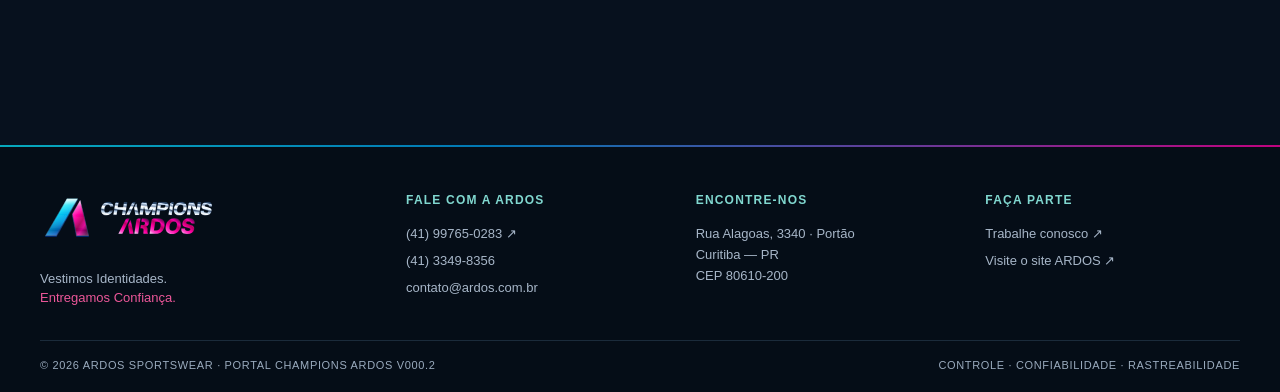
<file: grade_pedido.html>
<!doctype html>
<html lang="pt-BR">
    <head>
        <meta charset="utf-8">
        <meta name="viewport" content="width=device-width, initial-scale=1">
        <meta http-equiv="Content-Security-Policy" content="default-src 'self'; script-src 'self'; style-src 'self'; img-src 'self' data:; connect-src https://script.google.com https://script.googleusercontent.com; base-uri 'none'; form-action 'none'; object-src 'none'">
        <meta name="description" content="Champions ARDOS: monte a grade do seu pedido com equipes, pessoas, tamanhos e personalização.">
        <meta name="theme-color" content="#07111e">
        <title>Grade do pedido | Portal Champions ARDOS</title>
        <link rel="icon" href="assets/img/favicon.ico" type="image/x-icon">
        <link rel="icon" href="assets/img/favicon.svg" type="image/svg+xml">
        <link rel="apple-touch-icon" href="assets/img/favicon_180.png">
        <link rel="manifest" href="site.webmanifest">
        <link rel="stylesheet" href="assets/css/styles.css">
        <link rel="stylesheet" href="assets/css/grade-pedido.css">
        <script src="assets/js/grade-config.js" defer></script>
        <script src="assets/js/grade-pedido-modelo.js" defer></script>
        <script src="assets/js/grade-pedido.js" defer></script>
    </head>

    <body>
        <a class="skip" href="#conteudo">Pular para conteúdo</a>

        <header class="header">

        <a
            class="brand"
            href="index.html"
            aria-label="Portal Champions ARDOS, início"
        >
            <img class="brand-simbolo" src="assets/img/champions_ardos_simbolo.svg" alt="" width="160" height="160">
            <img class="brand-nome" src="assets/img/champions_ardos_nome.svg" alt="Champions ARDOS" width="1583" height="515">
        </a>

        <nav aria-label="Navegação principal">
            <a href="index.html">Início</a>
            <a href="cliente_ardos.html">Cliente</a>
            <a href="dashboard.html">Colaborador</a>
            <a href="https://www.ardos.com.br/">Site ARDOS ↗</a>
        </nav>

        <span class="header-ardos">
            <img src="assets/img/ardos_logo_vector_final.svg" alt="ARDOS">
            SPORTSWEAR
        </span>

    </header>

        <main id="conteudo" class="gp shell">
            <header class="gp-abertura">
                <p class="eyebrow">CHAMPIONS / CLIENTE ARDOS / GRADE DO PEDIDO</p>
                <h1>Um pedido.<br><span>Quantas equipes precisar.</span></h1>
                <p class="muted">Escolha as peças de cada equipe e informe tamanho, nome, número e posição de cada pessoa. Você confere tudo antes de enviar para a ARDOS.</p>
                <ol class="gp-passos" aria-label="Etapas">
                    <li><b>1</b> Identifique o pedido</li>
                    <li><b>2</b> Monte as equipes</li>
                    <li><b>3</b> Confira e envie</li>
                </ol>
            </header>

            <section class="gp-bloco" aria-labelledby="gp-t1">
                <h2 id="gp-t1"><b class="gp-num">1</b> Identifique o pedido</h2>
                <div class="gp-campos">
                    <label class="gp-campo gp-campo--chave"><span>Código do pedido</span>
                        <input id="gp-codigo" type="text" maxlength="50" autocomplete="off" spellcheck="false" placeholder="EX.: 3422" aria-describedby="gp-dica-codigo">
                        <small id="gp-dica-codigo">É o código que a ARDOS enviou para você.</small>
                    </label>
                    <label class="gp-campo"><span>Modalidade <i>opcional</i></span><input id="gp-modalidade" type="text" maxlength="70" placeholder="FUTEBOL, VÔLEI…"></label>
                    <label class="gp-campo"><span>Responsável <i>opcional</i></span><input id="gp-contato-nome" type="text" maxlength="90" autocomplete="name"></label>
                    <label class="gp-campo"><span>E-mail <i>opcional</i></span><input id="gp-contato-email" type="email" maxlength="120" autocomplete="email"></label>
                    <label class="gp-campo"><span>Telefone <i>opcional</i></span><input id="gp-contato-tel" type="tel" maxlength="24" autocomplete="tel"></label>
                </div>
</section>

            <section class="gp-bloco" aria-labelledby="gp-t2">
                <h2 id="gp-t2"><b class="gp-num">2</b> Monte as equipes</h2>
                <p class="muted">Cada equipe escolhe as próprias peças. Torcida, comissão técnica e árbitro entram como pessoas, com a posição certa.</p>
                <div id="gp-equipes"></div>
                <button type="button" class="gp-botao gp-botao--tracejado" id="gp-add-equipe">＋ Adicionar outra equipe</button>
            </section>

            <div class="gp-erros" id="gp-erros" role="alert" tabindex="-1"></div>

            <section class="gp-bloco gp-revisao" id="gp-revisao" hidden aria-labelledby="gp-revisao-titulo">
                <h2 id="gp-revisao-titulo" tabindex="-1"><b class="gp-num">3</b> Confira e envie</h2>
                <div id="gp-resumo" class="gp-resumo"></div>
                <div id="gp-avisos" class="gp-avisos"></div>
                <div class="gp-envio-online" id="gp-envio-online">
                    <label class="gp-consentimento"><input type="checkbox" id="gp-consentimento"> Autorizo a ARDOS a usar estes dados (nomes, números, tamanhos e contato) somente para produzir e entregar este pedido.</label>
                    <label class="gp-armadilha" aria-hidden="true">Não preencha<input id="gp-armadilha" type="text" tabindex="-1" autocomplete="off"></label>
                    <button type="button" class="button" id="gp-enviar" disabled>ENVIAR PARA A ARDOS <span>→</span></button>
                </div>
                <div class="gp-envio-indisponivel" id="gp-envio-indisponivel" hidden>
                    <p><strong>O envio por esta página ainda está em implantação.</strong> Para enviar a grade agora, use o formulário oficial da ARDOS. Seus dados vão direto para a ARDOS.</p>
                    <a class="button" href="https://docs.google.com/forms/d/e/1FAIpQLScQIORVy3O9DYpemV6kDIfDXVtl8I4Z6S21xaSJkfSIMGaTuw/viewform" target="_blank" rel="noopener noreferrer">FORMULÁRIO OFICIAL DA ARDOS <span>↗</span></a>
                </div>
                <p class="gp-status" id="gp-status" role="status" aria-live="polite"></p>
            </section>

            <div class="gp-barra" role="group" aria-label="Resumo e conclusão">
                <span id="gp-total">0 equipe(s)</span>
                <button type="button" class="button" id="gp-revisar">CONFERIR GRADE <span>→</span></button>
            </div>
        </main>

        <footer class="footer">
            <div class="footer-top">

                <!-- Identidade institucional -->
                <div>
                    <a class="brand" href="index.html" aria-label="Portal Champions ARDOS, início">
                    <img class="brand-simbolo" src="assets/img/champions_ardos_simbolo.svg" alt="" width="160" height="160">
                    <img class="brand-nome" src="assets/img/champions_ardos_nome.svg" alt="Champions ARDOS" width="1583" height="515">
                </a>

                <p class="footer-assinatura">
                    Vestimos Identidades.<br>
                    <span>Entregamos Confiança.</span>
                </p>
                </div>

                <!-- Canais de contato -->
                <div>
                    <h2>FALE COM A ARDOS</h2>

                    <a
                        href="https://api.whatsapp.com/send?phone=5541997650283"
                        target="_blank"
                        rel="noopener noreferrer"
                    >
                        (41) 99765-0283 ↗
                    </a>

                    <a href="tel:+554133498356">
                        (41) 3349-8356
                    </a>

                    <a href="mailto:contato@ardos.com.br">
                        contato@ardos.com.br
                    </a>
                </div>

                <!-- Endereço institucional -->
                <div>
                    <h2>ENCONTRE-NOS</h2>

                    <p>
                        Rua Alagoas, 3340 · Portão<br>
                        Curitiba — PR<br>
                        CEP 80610-200
                    </p>
                </div>

                <!-- Oportunidades e acesso ao site -->
                <div>
                    <h2>FAÇA PARTE</h2>

                    <a
                        href="mailto:contato@ardos.com.br?subject=Trabalhe%20conosco%20%E2%80%94%20ARDOS"
                    >
                        Trabalhe conosco ↗
                    </a>

                    <a href="https://www.ardos.com.br/">
                        Visite o site ARDOS ↗
                    </a>
                </div>
            </div>

            <!-- Assinatura institucional e princípios operacionais -->
            <div class="footer-bottom">
                <span>© 2026 ARDOS SPORTSWEAR · PORTAL CHAMPIONS ARDOS V000.2</span>

                <span>
                    CONTROLE · CONFIABILIDADE · RASTREABILIDADE
                </span>
            </div>
        </footer>

    </body>
</html>
</file>
<file: assets/css/styles.css>
@charset "UTF-8";

/* PORTAL CHAMPIONS ARDOS — versão online V000.2
   Folha única. Só estética: nenhum link, formulário ou destino é definido aqui. */


/* =========================================================
   01. PALETA E TOKENS — PORTAL CHAMPIONS ARDOS
   Fonte única de cor para todo o site. Nenhuma outra folha
   deve declarar cor de marca fora daqui.

   SITUAÇÃO DA PALETA (11/11/2026)
   Não há manual de marca nem paleta oficial ARDOS registrada
   nas fontes do projeto. Cada valor abaixo declara a origem:
     [ARQUIVO]   lido de um ativo oficial (valor exato)
     [V002]      token já documentado no portal V002
     [DERIVADO]  criado para a interface; NÃO é cor de marca
   As cores do logo Champions são as escritas no SVG mestre; o
   próprio pacote do logo as declara não validadas contra manual
   cromático. Promover qualquer valor a "oficial" é decisão da Direção.
   ========================================================= */

:root {
    /* ---- 1. MARCA ARDOS ------------------------------------ */
    --ardos-navy: #0d152b;          /* [ARQUIVO] fill único de ardos_logo_vector_final.svg */

    /* ---- 2. MARCA CHAMPIONS (champions_ardos_logo.svg, mestre de 17/11/2026) */
    --logo-magenta: #ff00a2;        /* [ARQUIVO] degradê "magenta" do SVG mestre */
    --logo-magenta-deep: #ba0064;   /* [ARQUIVO] idem, tom escuro */
    --logo-cyan: #07ddf4;           /* [ARQUIVO] degradê "cyan" do SVG mestre */
    --logo-azure: #009be8;          /* [ARQUIVO] idem, meio */
    --logo-blue: #0443bf;           /* [ARQUIVO] idem, base */
    --logo-silver: #d8eaff;         /* [ARQUIVO] degradê "silver" (cromo de CHAMPIONS) */
    --logo-steel: #8095b1;          /* [ARQUIVO] idem, sombra */

    /* ---- 3. SUPERFÍCIES E TEXTO --------------------------- */
    --bg: #07111e;                  /* [V002] fundo */
    --bg-deep: #050d17;             /* [V002] rodapé */
    --panel: #0d1c2d;               /* [V002] painel */
    --panel-2: #10243a;             /* [V002] painel elevado (ft_tokens) */
    --line: #26384a;                /* [V002] linha */
    --line-strong: #3a5368;         /* [DERIVADO] linha de campo/ênfase */
    --ink: #f2f6fb;                 /* [V002] texto principal */
    --muted: #a7b6c8;               /* [V002] texto secundário */

    /* ---- 4. ACENTOS DE INTERFACE -------------------------- */
    --cyan: #65e3df;                /* [V002] estrutura, fluxo, links */
    --pink: #ec5799;                /* [V002] magenta suave p/ texto em fundo escuro */
    --tiffany: #81d8d0;             /* [DERIVADO] destino do hover; referência genérica de "tiffany" */
    --magenta-acao: #d90b7e;        /* [DERIVADO] magenta do logo escurecido: texto branco com contraste >= 4,5:1 */

    /* ---- 5. PAPÉIS (usar estes nos componentes) ----------- */
    --acao: var(--magenta-acao);            /* botão principal, passo ativo */
    --acao-texto: #ffffff;
    --acao-hover: var(--tiffany);           /* preenchimento que entra no hover */
    --acao-hover-texto: var(--ardos-navy);
    --estrutura: var(--cyan);               /* rótulos, links, ícones, foco */
    --alerta: #ffb4c5;                      /* [V002] mensagens de erro da grade */

    --grad-marca: linear-gradient(100deg, var(--logo-cyan), var(--logo-azure) 38%, var(--logo-magenta) 100%);
    --grad-acao: linear-gradient(100deg, var(--magenta-acao), var(--logo-magenta-deep));
    --fundo-pagina:
        radial-gradient(1100px 640px at 92% -10%, rgba(255, 0, 162, .18), transparent 62%),
        radial-gradient(900px 620px at -12% 108%, rgba(101, 227, 223, .10), transparent 60%),
        linear-gradient(180deg, #0b1228 0%, var(--bg) 58%);

    /* ---- 6. FORMA, TIPO E MOVIMENTO ----------------------- */
    --radius: 14px;
    --radius-sm: 8px;
    --font-ui: "Segoe UI", Roboto, "Helvetica Neue", Arial, sans-serif;  /* fontes do sistema: funciona offline */
    --t-rapido: .18s;
    --t-suave: .42s;
    --curva: cubic-bezier(.22, .8, .2, 1);
    --sombra: 0 18px 40px rgba(0, 0, 0, .35);

    /* ---- 7. PENDENTE --------------------------------------
       Cores departamentais (Comercial azul, Design magenta,
       Produção/Logística verde-amarelo-tiffany, Diretoria bordô)
       existem apenas como nomes. Sem HEX aprovado, não há token. */
}


/* =========================================================
   02. RESET E CONFIGURAÇÕES GERAIS
   ========================================================= */

* {
    box-sizing: border-box;
}

html {
    scroll-behavior: smooth;
}

body {
    margin: 0;
    min-height: 100vh;
    background: var(--fundo-pagina) fixed, var(--bg);
    color: var(--ink);
    font-family: var(--font-ui);
    line-height: 1.6;
}

a {
    color: inherit;
    text-decoration: none;
}

button,
input,
select {
    font: inherit;
}

a,
button,
input {
    -webkit-tap-highlight-color: transparent;
}

a:focus-visible,
button:focus-visible,
input:focus-visible,
select:focus-visible,
summary:focus-visible {
    outline: 3px solid var(--tiffany);
    outline-offset: 4px;
}

::selection {
    background: var(--logo-magenta);
    color: #fff;
}




/* =========================================================
   05. ACESSIBILIDADE
   ========================================================= */

.skip {
    position: absolute;
    top: -90px;
    left: 20px;
    background: var(--tiffany);
    color: var(--ardos-navy);
    padding: 12px;
    z-index: 10;
}

.skip:focus {
    top: 10px;
}

/* Texto só para leitor de tela (usado pela Grade Web). */
.sr-only {
    position: absolute;
    width: 1px;
    height: 1px;
    margin: -1px;
    padding: 0;
    overflow: hidden;
    clip: rect(0 0 0 0);
    white-space: nowrap;
    border: 0;
}


/* =========================================================
   03. ESTRUTURA E LAYOUT GLOBAL
   ========================================================= */

.shell {
    width: min(1240px, calc(100% - 80px));
    margin: auto;
}


/* =========================================================
   04. CABEÇALHO E NAVEGAÇÃO — padrão único do Portal
   O HTML vive em composer/header.html. Cada página escolhe
   apenas o menu (?ctx=) e o item atual (&atual=).
   ========================================================= */

.header {
    min-height: 84px;
    display: grid;
    grid-template-columns: auto 1fr auto;
    align-items: center;
    padding: 12px 40px;
    gap: 28px;
    position: relative;
}

/* Filete com as três cores do logo: assinatura do cabeçalho. */
.header::after {
    content: "";
    position: absolute;
    left: 0;
    right: 0;
    bottom: 0;
    height: 2px;
    background: var(--grad-marca);
    opacity: .75;
}

.brand {
    display: inline-flex;
    align-items: center;
    gap: 12px;
    border-radius: var(--radius-sm);
    transition: transform var(--t-rapido) var(--curva);
}

.brand:hover {
    transform: translateY(-1px);
}

/* Os SVGs do logo trazem margem interna (sombra); as alturas já a consideram. */
.brand {
    gap: 4px;
}

.brand-simbolo {
    height: 58px;
    width: auto;
    display: block;
}

.brand-nome {
    height: 42px;
    width: auto;
    display: block;
}

.brand-contexto {
    display: block;
    padding-left: 14px;
    margin-left: 2px;
    border-left: 1px solid var(--line-strong);
    font-size: 11px;
    font-weight: 600;
    letter-spacing: .08em;
    line-height: 1.35;
    color: var(--muted);
    max-width: 190px;
}

.brand-contexto:empty {
    display: none;
}

nav {
    display: flex;
    justify-content: center;
    gap: 6px;
    font-size: 13px;
    font-weight: 600;
    letter-spacing: .04em;
}

nav[hidden] {
    display: none;
}

nav a {
    position: relative;
    padding: 10px 14px;
    border-radius: 999px;
    color: var(--muted);
    white-space: nowrap;
    transition: color var(--t-rapido), background var(--t-rapido);
}

nav a:hover {
    color: var(--ink);
    background: rgba(129, 216, 208, .10);
}

nav a[aria-current] {
    color: var(--ink);
    background: rgba(255, 0, 162, .16);
    box-shadow: inset 0 0 0 1px rgba(255, 0, 162, .45);
}

.header-ardos {
    justify-self: end;
    display: inline-flex;
    align-items: center;
    gap: 10px;
    font-size: 11px;
    letter-spacing: .08em;
    color: var(--muted);
}

.header-ardos img {
    height: 26px;
    width: auto;
    /* Variação cromática para fundo escuro; geometria do SVG oficial intacta. */
    filter: brightness(0) invert(1);
    opacity: .85;
}


/* =========================================================
   06. TIPOGRAFIA E ELEMENTOS TEXTUAIS
   ========================================================= */

.eyebrow {
    color: var(--cyan);
    font-size: 12px;
    letter-spacing: .14em;
    font-weight: 700;
    margin: 0 0 24px;
}

h1 {
    font-size: clamp(38px, 4.6vw, 66px);
    line-height: 1.07;
    letter-spacing: -2.5px;
    font-weight: 600;
    margin: 0 0 26px;
}

/* Segunda linha dos títulos: degradê do logo em vez de cinza. */
h1 span,
h2 span {
    color: var(--pink);
    background: var(--grad-marca);
    -webkit-background-clip: text;
    background-clip: text;
    -webkit-text-fill-color: transparent;
}

.lead {
    font-size: 14px;
    letter-spacing: 3px;
    margin: 30px 0 8px;
}

.muted {
    color: var(--muted);
    font-size: 15px;
}

.text-link {
    display: inline-flex;
    gap: 36px;
    font-size: 12px;
    letter-spacing: .08em;
    margin-top: 24px;
    border-bottom: 1px solid var(--tiffany);
    padding-bottom: 12px;
}

.text-link span {
    color: var(--cyan);
}


/* =========================================================
   07. HERO E REPRESENTAÇÃO VISUAL DO SISTEMA
   ========================================================= */

.hero {
    min-height: 590px;
    display: grid;
    grid-template-columns: 1.2fr 1fr;
    align-items: center;
    gap: 30px;
    padding-block: 65px;
}


/* =========================================================
   08. CARTÕES DE ACESSO E MÓDULOS
   Interação padrão: um véu magenta → tiffany sobe da base
   do cartão e a borda assume o tiffany.
   ========================================================= */

.access {
    display: grid;
    grid-template-columns: 1fr 1fr;
    gap: 22px;
    scroll-margin-top: 30px;
}

.access-card,
.module-card,
.service-card {
    position: relative;
    isolation: isolate;
    overflow: hidden;
    border: 1px solid var(--line);
    border-radius: var(--radius);
    background: linear-gradient(140deg, rgba(19, 39, 59, .92), rgba(11, 25, 41, .92));
    transition:
        transform var(--t-suave) var(--curva),
        box-shadow var(--t-suave) var(--curva),
        border-color var(--t-suave) var(--curva);
}

.access-card,
.module-card {
    display: block;
}

.access-card::before,
.module-card::before,
.service-card::before {
    content: "";
    position: absolute;
    inset: 0;
    z-index: -1;
    background: linear-gradient(0deg, rgba(129, 216, 208, .20), rgba(255, 0, 162, .14) 70%, transparent);
    transform: scaleY(0);
    transform-origin: center bottom;
    transition: transform var(--t-suave) var(--curva);
}

.access-card {
    padding: 32px;
}

.access-card:hover,
.module-card:hover,
.service-card:hover,
.service-card:focus-within,
.access-card:focus-visible,
.module-card:focus-visible {
    transform: translateY(-4px);
    border-color: var(--tiffany);
    box-shadow: var(--sombra);
}

.access-card:hover::before,
.module-card:hover::before,
.service-card:hover::before,
.service-card:focus-within::before,
.access-card:focus-visible::before,
.module-card:focus-visible::before {
    transform: scaleY(1);
}

.access-card:active,
.module-card:active {
    transform: scale(.99);
}

.access-card > div {
    display: flex;
    align-items: center;
    justify-content: space-between;
    gap: 15px;
}

.access-card h2 {
    font-size: 27px;
    font-weight: 600;
    margin: 10px 0;
}

.access-card p,
.module-card p {
    color: var(--muted);
    font-size: 15px;
}

.arrow {
    font-size: 30px;
    color: var(--pink);
    transition: transform var(--t-suave) var(--curva), color var(--t-suave);
}

.access-card:hover .arrow {
    transform: translateX(6px);
    color: var(--tiffany);
}

.card-action {
    display: block;
    font-size: 12px;
    font-weight: 700;
    letter-spacing: .08em;
    color: var(--tiffany);
    margin-top: 28px;
}


/* =========================================================
   09. SEÇÃO INSTITUCIONAL
   ========================================================= */

.about {
    padding-block: 110px;
    display: grid;
    grid-template-columns: 1fr 1fr;
    gap: 80px;
}

.about h2,
.principle h2 {
    font-size: clamp(30px, 3.5vw, 48px);
    line-height: 1.2;
    font-weight: 500;
    letter-spacing: -1px;
    margin: 0;
}

.about-text p {
    color: var(--muted);
    font-size: 18px;
    margin: 0 0 22px;
}




/* =========================================================
   11. PRINCÍPIO OPERACIONAL
   ========================================================= */

.principle {
    border-top: 1px solid var(--line);
    padding-block: 55px 90px;
}

.principle p {
    font-size: 10px;
    letter-spacing: 2px;
    color: var(--cyan);
}

.principle h2 {
    margin-top: 24px;
}


/* =========================================================
   10. BOTÕES
   Interação padrão: o fundo magenta é coberto por um
   preenchimento tiffany que entra da esquerda para a direita.
   ========================================================= */

.button {
    position: relative;
    isolation: isolate;
    overflow: hidden;
    display: flex;
    align-items: center;
    justify-content: space-between;
    gap: 18px;
    padding: 17px 22px;
    background: var(--grad-acao);
    border: 1px solid transparent;
    border-radius: var(--radius-sm);
    color: var(--acao-texto);
    font-size: 13px;
    font-weight: 700;
    letter-spacing: .06em;
    cursor: pointer;
    transition:
        color var(--t-suave) var(--curva),
        border-color var(--t-suave) var(--curva),
        box-shadow var(--t-suave) var(--curva),
        transform var(--t-rapido) var(--curva);
}

.button::before {
    content: "";
    position: absolute;
    inset: 0;
    z-index: -1;
    background: var(--acao-hover);
    transform: scaleX(0);
    transform-origin: left center;
    transition: transform var(--t-suave) var(--curva);
}

.button:hover,
.button:focus-visible {
    color: var(--acao-hover-texto);
    box-shadow: 0 10px 26px rgba(129, 216, 208, .22);
    transform: translateY(-2px);
}

.button:hover::before,
.button:focus-visible::before {
    transform: scaleX(1);
}

.button:active {
    transform: translateY(0);
}

.button.secondary {
    background: transparent;
    color: var(--ink);
    border-color: var(--line-strong);
}

.button.secondary:hover,
.button.secondary:focus-visible {
    color: var(--acao-hover-texto);
    border-color: var(--acao-hover);
}

.about .button {
    display: inline-flex;
    margin-top: 12px;
}


/* =========================================================
   12. RODAPÉ
   ========================================================= */

.footer {
    position: relative;
    padding: 46px 40px 18px;
    background: var(--bg-deep);
}

.footer::before {
    content: "";
    position: absolute;
    inset: 0 0 auto 0;
    height: 2px;
    background: var(--grad-marca);
    opacity: .75;
}

.footer-top {
    max-width: 1240px;
    margin: auto;
    display: grid;
    grid-template-columns: 1.3fr 1fr 1fr 1fr;
    gap: 35px;
}

.footer .brand-simbolo {
    height: 54px;
}

.footer .brand-nome {
    height: 38px;
}

.footer-assinatura {
    margin: 16px 0 0;
    font-size: 14px;
    line-height: 1.5;
    color: var(--ink);
}

.footer-assinatura span {
    color: var(--pink);
}

.footer h2 {
    font-size: 12px;
    letter-spacing: .1em;
    margin: 0 0 14px;
    color: var(--tiffany);
}

.footer p,
.footer a:not(.brand) {
    font-size: 13px;
    color: var(--muted);
}

.footer a:not(.brand) {
    display: block;
    margin-bottom: 6px;
    transition: color var(--t-rapido), transform var(--t-rapido);
}

.footer a:not(.brand):hover {
    color: var(--tiffany);
    transform: translateX(3px);
}

.footer-bottom {
    max-width: 1240px;
    margin: 32px auto 0;
    border-top: 1px solid #1b2b3b;
    padding-top: 16px;
    display: flex;
    justify-content: space-between;
    gap: 15px;
    font-size: 11px;
    letter-spacing: .06em;
    color: #9aabbe;
}


/* =========================================================
   13. PÁGINA DO CLIENTE
   ========================================================= */

.client {
    padding-block: 65px 85px;
}

.page-title {
    text-align: center;
}

.page-title h1 {
    font-size: clamp(38px, 4vw, 54px);
}

.client-options {
    max-width: 980px;
    margin: 45px auto 0;
    display: grid;
    grid-template-columns: 1fr 55px 1fr;
    align-items: stretch;
}

.service-card {
    padding: 34px;
}

.service-card h2 {
    font-size: 32px;
    line-height: 1.18;
    letter-spacing: -.7px;
    font-weight: 500;
    margin: 24px 0 16px;
}

.service-card p {
    color: var(--muted);
    font-size: 14px;
    max-width: 300px;
}

.icon-label {
    font-size: 12px;
    font-weight: 700;
    letter-spacing: .1em;
    color: var(--tiffany);
}

.or {
    align-self: center;
    text-align: center;
    font-size: 10px;
    letter-spacing: 2px;
    color: var(--muted);
}




/* =========================================================
   15. GRADE E ELEMENTOS VISUAIS DO PRODUTO
   ========================================================= */

.grade {
    position: relative;
}

.jersey {
    position: absolute;
    right: 25px;
    top: 25px;
    width: 75px;
    opacity: .6;
}

.jersey svg {
    fill: none;
    stroke: var(--cyan);
    stroke-width: 2;
}

.grade h2 {
    margin-top: 60px;
}

.grade .button {
    margin-top: 33px;
}


/* =========================================================
   14. FORMULÁRIOS E CAMPOS DE ENTRADA
   ========================================================= */

label {
    display: block;
    font-size: 12px;
    font-weight: 600;
    letter-spacing: .06em;
    margin: 27px 0 10px;
}

label span {
    font-size: 10px;
    text-transform: none;
    color: var(--muted);
    letter-spacing: 0;
    margin-left: 8px;
}

input[type=text] {
    width: 100%;
    padding: 15px;
    background: #081320;
    color: var(--ink);
    border: 1px solid var(--line-strong);
    border-radius: var(--radius-sm);
    margin-bottom: 15px;
    transition: border-color var(--t-rapido), box-shadow var(--t-rapido);
}

input[type=text]:focus {
    outline: none;
    border-color: var(--tiffany);
    box-shadow: 0 0 0 3px rgba(129, 216, 208, .22);
}

input::placeholder {
    color: #99aabd;
    font-size: 13px;
}

form .button {
    width: 100%;
}

.service-card small {
    display: block;
    color: var(--muted);
    font-size: 12px;
    margin-top: 17px;
}


/* =========================================================
   17. AJUDA E SUPORTE
   ========================================================= */

.help {
    display: flex;
    gap: 15px;
    flex-wrap: wrap;
    margin-top: 30px;
    font-size: 13px;
    color: var(--muted);
}

.help a {
    color: var(--cyan);
    text-decoration: underline;
    text-underline-offset: 5px;
}


/* =========================================================
   18. ANIMAÇÕES
   ========================================================= */

@keyframes arrive {
    from {
        opacity: .3;
        transform: translateY(12px);
    }

    to {
        opacity: 1;
        transform: translateY(0);
    }
}

.hero-copy,
.page-title,
.access-card {
    animation: arrive .65s ease both;
}

.access-card:nth-child(2) {
    animation-delay: .1s;
}


/* =========================================================
   18.1 SGO-ARDOS — BLOCO INSTITUCIONAL COM HUD
   ========================================================= */

.sgo-about {
    grid-template-columns: minmax(0, 1.05fr) minmax(380px, .95fr);
    align-items: center;
    gap: 70px;
}

.sgo-copy {
    min-width: 0;
    max-width: 650px;
}

.sgo-copy h2 {
    margin-bottom: 34px;
}

.sgo-text {
    max-width: 610px;
}

.sgo-text p {
    color: var(--muted);
    font-size: 18px;
    line-height: 1.65;
    margin: 0 0 22px;
}

.sgo-text p:last-child {
    margin-bottom: 0;
}

.sgo-hud {
    min-width: 0;
    width: 100%;
    display: grid;
    place-items: center end;
}

.sgo-hud > .champions-core-hud {
    width: min(100%, 500px);
    margin: 0;
    justify-self: end;
}


/* =========================================================
   19. RESPONSIVIDADE — TABLETS E TELAS MÉDIAS
   ========================================================= */

@media (max-width: 1000px) {
    .header {
        grid-template-columns: auto 1fr;
        padding-inline: 24px;
    }

    .header-ardos,
    .brand-contexto {
        display: none;
    }

    nav {
        justify-content: flex-end;
        gap: 2px;
    }

    .hero {
        gap: 0;
    }

    .hero h1 {
        font-size: 46px;
    }

    .system-art {
        transform: scale(.88);
    }

    .module-grid {
        grid-template-columns: repeat(2, 1fr);
    }

    .footer-top {
        grid-template-columns: repeat(2, 1fr);
    }

    .access-card h2 {
        font-size: 24px;
    }
}




/* =========================================================
   20. RESPONSIVIDADE — DISPOSITIVOS MÓVEIS
   ========================================================= */

@media (max-width: 700px) {
    .shell {
        width: calc(100% - 36px);
    }

    .header {
        display: flex;
        flex-direction: column;
        align-items: center;
        min-height: 0;
        padding: 12px 12px 10px;
        gap: 8px;
    }

    .brand-simbolo {
        height: 50px;
    }

    .brand-nome {
        height: 36px;
    }

    /* Menu em uma linha rolável: a altura do cabeçalho não varia com o nº de itens. */
    nav {
        width: 100%;
        justify-content: flex-start;
        overflow-x: auto;
        scrollbar-width: none;
        font-size: 12px;
        letter-spacing: 0;
    }

    nav::-webkit-scrollbar {
        display: none;
    }

    nav a {
        padding: 9px 12px;
    }

    .hero {
        grid-template-columns: 1fr;
        padding-block: 45px 25px;
        min-height: 0;
    }

    .hero h1 {
        font-size: 42px;
        letter-spacing: -1.8px;
    }

    .hero .muted {
        font-size: 14px;
    }

    .system-art {
        height: 310px;
        transform: none;
        margin-top: 15px;
    }

    .orbit {
        width: 260px;
        height: 260px;
    }

    .sat-one {
        top: 38px;
        left: 0;
    }

    .sat-two {
        top: 65px;
        right: 0;
    }

    .sat-three {
        bottom: 46px;
        left: 15%;
    }

    .core {
        width: 200px;
        height: 115px;
    }

    .art-caption {
        bottom: 0;
    }

    .access {
        grid-template-columns: 1fr;
        gap: 15px;
    }

    .access-card {
        padding: 26px;
    }

    .about {
        grid-template-columns: 1fr;
        padding-block: 70px;
        gap: 28px;
    }

    .about-text p {
        font-size: 16px;
    }

    .principle {
        padding-block: 35px 65px;
    }

    .principle p {
        font-size: 11px;
        letter-spacing: .5px;
    }

    .footer {
        padding: 35px 18px 20px;
    }

    .footer-top {
        gap: 30px 18px;
    }

    .footer .brand {
        align-items: flex-start;
    }

    .footer-bottom {
        flex-direction: column;
        font-size: 10px;
    }

    .client,
    .dashboard {
        padding-block: 40px 60px;
    }

    .client-options {
        grid-template-columns: 1fr;
        margin-top: 30px;
        gap: 20px;
    }

    .or {
        padding: 0;
    }

    .service-card {
        padding: 28px;
    }

    .grade h2 {
        margin-top: 40px;
    }

    .page-title h1 {
        letter-spacing: -1.5px;
    }

    .dashboard-heading {
        display: block;
    }

    .dashboard-heading .muted {
        margin-top: 22px;
    }

    .module-grid {
        grid-template-columns: 1fr;
    }

    .module-card {
        min-height: 195px;
    }
}




/* =========================================================
   21. ACESSIBILIDADE — MOVIMENTO REDUZIDO
   ========================================================= */

@media (prefers-reduced-motion: reduce) {
    html {
        scroll-behavior: auto;
    }

    *,
    *::before,
    *::after {
        animation: none !important;
        transition: none !important;
    }
}


/* 18.1 — bloco SGO em telas médias e pequenas */

@media (max-width: 1000px) {
    .sgo-about {
        grid-template-columns: minmax(0, 1fr) minmax(320px, .9fr);
        gap: 36px;
    }

    .sgo-text p {
        font-size: 16px;
    }

    .sgo-hud > .champions-core-hud {
        width: min(100%, 430px);
    }
}

@media (max-width: 700px) {
    .sgo-about {
        grid-template-columns: 1fr;
        gap: 34px;
    }

    .sgo-copy {
        max-width: none;
    }

    .sgo-hud {
        place-items: center;
    }

    .sgo-hud > .champions-core-hud {
        width: min(100%, 360px);
        margin-inline: auto;
        justify-self: center;
    }

    .sgo-text p {
        font-size: 16px;
    }
}
</file>
<file: assets/css/champions-core-hud.css>
/* =========================================================
   CHAMPIONS CORE HUD — CSS DEFINITIVO
   Compatível com desktop/mobile e reutilizável por variante.
   ========================================================= */

.champions-core-hud {
    --hud-cyan: #65e3df;
    --hud-pink: #ec5799;
    --hud-ink: #f2f6fb;
    --hud-muted: #91a8bb;
    --hud-core: #07111e;

    /* Durações diretas: evita divisão dentro de calc(). */
    --hud-ring-speed: 89s;
    --hud-ring-reverse-speed: 127s;
    --hud-ring-inner-speed: 168s;
    --hud-longitude-speed: 31s;
    --hud-node-speed: 27s;
    --hud-cyan-breathe-speed: 7.9s;
    --hud-pink-breathe-speed: 10.7s;
    --hud-sweep-speed: 8.8s;

    --hud-glow: 1.15;
    --hud-size: min(100%, 500px);

    position: relative;
    width: var(--hud-size);
    aspect-ratio: 1;
    margin-inline: auto;
    display: grid;
    place-items: center;
    isolation: isolate;
    user-select: none;
    contain: layout paint;
}

.champions-core-hud[hidden] {
    display: none !important;
}

.hud-stage {
    position: absolute;
    inset: 3%;
    display: grid;
    place-items: center;
    pointer-events: none;
}

.hud-svg {
    width: 100%;
    height: 100%;
    overflow: visible;
    filter: drop-shadow(0 0 18px rgb(101 227 223 / .08));
}

/*
   IMPORTANTE:
   view-box torna o centro de transformação previsível em SVG
   tanto no desktop quanto no mobile.
*/
.hud-ring,
.hud-ring-reverse,
.hud-ring-inner,
.hud-longitudes,
.hud-nodes,
.hud-glow-cyan,
.hud-glow-pink {
    transform-origin: center;
    transform-box: view-box;
    will-change: transform, opacity;
}

.hud-ring {
    animation-name: hudRotate;
    animation-duration: var(--hud-ring-speed);
    animation-timing-function: linear;
    animation-iteration-count: infinite;
}

.hud-ring-reverse {
    animation-name: hudRotateReverse;
    animation-duration: var(--hud-ring-reverse-speed);
    animation-timing-function: linear;
    animation-iteration-count: infinite;
}

.hud-ring-inner {
    animation-name: hudRotate;
    animation-duration: var(--hud-ring-inner-speed);
    animation-timing-function: linear;
    animation-iteration-count: infinite;
}

.hud-longitudes {
    animation-name: hudLongitude;
    animation-duration: var(--hud-longitude-speed);
    animation-timing-function: ease-in-out;
    animation-iteration-count: infinite;
    animation-direction: alternate;
}

.hud-nodes {
    animation-name: hudNodeDrift;
    animation-duration: var(--hud-node-speed);
    animation-timing-function: ease-in-out;
    animation-iteration-count: infinite;
    animation-direction: alternate;
}

.hud-glow-cyan {
    animation: hudBreatheCyan var(--hud-cyan-breathe-speed) ease-in-out infinite;
}

.hud-glow-pink {
    animation: hudBreathePink var(--hud-pink-breathe-speed) ease-in-out infinite -.9s;
}

/* =========================
   MARCA / CAMADA ESTÁVEL
   ========================= */

.hud-brand-layer {
    position: relative;
    z-index: 4;
    width: 78%;
    min-width: 220px;
    text-align: center;
    display: grid;
    justify-items: center;
    pointer-events: none;
}

.hud-brand-mark {
    width: clamp(36px, 9%, 54px);
    aspect-ratio: 1;
    display: grid;
    place-items: center;
    margin-bottom: 10px;
    font-size: clamp(20px, 4vw, 34px);
    font-weight: 900;
    line-height: 1;
    color: var(--hud-ink);
    border: 1px solid rgb(101 227 223 / .5);
    clip-path: polygon(50% 0, 100% 100%, 68% 100%, 50% 62%, 32% 100%, 0 100%);
    background: linear-gradient(180deg, rgb(101 227 223 / .16), rgb(236 87 153 / .05));
    text-shadow: 0 0 16px rgb(101 227 223 / .34);
}

.hud-brand-image {
    width: min(72%, 300px);
    height: auto;
    max-height: 126px;
    object-fit: contain;
    display: none;
}

.champions-core-hud.has-logo .hud-brand-image {
    display: block;
}

.champions-core-hud.has-logo .hud-brand-fallback {
    display: none;
}

.hud-brand-fallback strong,
.hud-brand-fallback span {
    display: block;
}

.hud-brand-fallback strong {
    font-size: clamp(18px, 4vw, 30px);
    letter-spacing: .16em;
    line-height: 1;
    color: var(--hud-ink);
}

.hud-brand-fallback span {
    margin-top: 7px;
    font-size: clamp(9px, 1.5vw, 12px);
    font-weight: 800;
    letter-spacing: .42em;
    color: var(--hud-cyan);
    padding-left: .42em;
}

.hud-separator {
    width: min(260px, 80%);
    height: 1px;
    margin: 16px auto 11px;
    position: relative;
    overflow: hidden;
    background: linear-gradient(90deg, transparent, rgb(101 227 223 / .75), transparent);
    box-shadow: 0 0 calc(10px * var(--hud-glow)) rgb(101 227 223 / .28);
}

.hud-separator::after {
    content: '';
    position: absolute;
    inset: 0 auto 0 -30%;
    width: 28%;
    background: linear-gradient(90deg, transparent, #d7ffff, transparent);
    animation: hudSweep var(--hud-sweep-speed) ease-in-out infinite 2.1s;
}

/* Descritor: legível sobre o globo.
   1. corpo maior, peso médio e cor do texto principal;
   2. duas linhas equilibradas, sem palavra órfã;
   3. "zona calma": mancha escura esfumada atrás do texto, que apaga as
      linhas do globo só ali, sem criar caixa nem borda. */
.champions-core-hud .hud-descriptor {
    position: relative;
    margin: 0;
    max-width: 25em;
    padding: .55em 1.4em .7em;
    font-size: clamp(10px, 1.35vw, 12.5px);
    font-weight: 600;
    line-height: 1.5;
    letter-spacing: .14em;
    color: var(--hud-ink);
    text-transform: uppercase;
    text-wrap: balance;
    text-shadow: 0 0 6px var(--hud-core), 0 0 14px var(--hud-core);
}

.champions-core-hud .hud-descriptor::before {
    content: '';
    position: absolute;
    inset: -6px -10px;
    z-index: -1;
    border-radius: 999px;
    background: radial-gradient(closest-side, rgb(7 17 30 / .94) 55%, rgb(7 17 30 / .7) 78%, transparent);
}

/* =========================
   ESTADOS SISTÊMICOS
   ========================= */

.champions-core-hud[data-state='idle'] {
    --hud-ring-speed: 110s;
    --hud-ring-reverse-speed: 150s;
    --hud-ring-inner-speed: 195s;
    --hud-longitude-speed: 38s;
    --hud-node-speed: 34s;
    --hud-glow: .85;
}

.champions-core-hud[data-state='loading'] {
    --hud-ring-speed: 70s;
    --hud-ring-reverse-speed: 98s;
    --hud-ring-inner-speed: 132s;
    --hud-longitude-speed: 24s;
    --hud-node-speed: 21s;
    --hud-glow: 1.18;
}

.champions-core-hud[data-state='active'] {
    --hud-ring-speed: 89s;
    --hud-ring-reverse-speed: 127s;
    --hud-ring-inner-speed: 168s;
    --hud-longitude-speed: 31s;
    --hud-node-speed: 27s;
    --hud-glow: 1.15;
}

.champions-core-hud[data-state='attention'] {
    --hud-ring-speed: 76s;
    --hud-ring-reverse-speed: 108s;
    --hud-ring-inner-speed: 146s;
    --hud-longitude-speed: 27s;
    --hud-node-speed: 23s;
    --hud-glow: 1.25;
}

.champions-core-hud[data-state='critical'] {
    --hud-ring-speed: 65s;
    --hud-ring-reverse-speed: 92s;
    --hud-ring-inner-speed: 124s;
    --hud-longitude-speed: 23s;
    --hud-node-speed: 20s;
    --hud-glow: 1.35;
}

.champions-core-hud[data-state='offline'] {
    --hud-ring-speed: 220s;
    --hud-ring-reverse-speed: 280s;
    --hud-ring-inner-speed: 340s;
    --hud-longitude-speed: 72s;
    --hud-node-speed: 62s;
    --hud-glow: .45;
    opacity: .68;
}

/* Pausa explícita apenas quando o JS determinar. */
.champions-core-hud.is-paused .hud-ring,
.champions-core-hud.is-paused .hud-ring-reverse,
.champions-core-hud.is-paused .hud-ring-inner,
.champions-core-hud.is-paused .hud-longitudes,
.champions-core-hud.is-paused .hud-nodes,
.champions-core-hud.is-paused .hud-glow-cyan,
.champions-core-hud.is-paused .hud-glow-pink,
.champions-core-hud.is-paused .hud-separator::after {
    animation-play-state: paused !important;
}

/* =========================
   VARIANTES
   ========================= */

.champions-core-hud[data-variant='hero'] {
    --hud-size: min(100%, 500px);
}

.champions-core-hud[data-variant='standard'] {
    --hud-size: min(100%, 380px);
}

.champions-core-hud[data-variant='compact'] {
    --hud-size: min(100%, 260px);
}

.champions-core-hud[data-variant='compact'] .hud-micro,
.champions-core-hud[data-variant='compact'] .hud-descriptor,
.champions-core-hud[data-variant='compact'] .hud-separator {
    display: none;
}

/* =========================
   KEYFRAMES
   ========================= */

@keyframes hudRotate {
    from { transform: rotate(0deg); }
    to   { transform: rotate(360deg); }
}

@keyframes hudRotateReverse {
    from { transform: rotate(0deg); }
    to   { transform: rotate(-360deg); }
}

@keyframes hudLongitude {
    0%   { transform: translateX(-8px) scaleX(.96); opacity: .72; }
    48%  { transform: translateX(7px) scaleX(1.04); opacity: 1; }
    100% { transform: translateX(-3px) scaleX(.98); opacity: .8; }
}

@keyframes hudNodeDrift {
    from { transform: rotate(-1.2deg) translateY(1px); opacity: .65; }
    to   { transform: rotate(1.6deg) translateY(-2px); opacity: .95; }
}

@keyframes hudBreatheCyan {
    0%, 100% { opacity: .36; transform: scale(.985); }
    42%      { opacity: .76; transform: scale(1.018); }
    70%      { opacity: .48; transform: scale(1.002); }
}

@keyframes hudBreathePink {
    0%, 100% { opacity: .18; transform: scale(1); }
    55%      { opacity: .48; transform: scale(1.025); }
}

@keyframes hudSweep {
    0%, 64% { transform: translateX(0); opacity: 0; }
    72%     { opacity: .75; }
    88%     { transform: translateX(470%); opacity: .55; }
    100%    { transform: translateX(470%); opacity: 0; }
}

/* Animação de baixa estimulação para reduced-motion. */
@keyframes hudReducedPulse {
    0%, 100% { opacity: .28; }
    50%      { opacity: .48; }
}

/* =========================
   RESPONSIVIDADE
   ========================= */

@media (max-width: 1000px) {
    .champions-core-hud[data-variant='hero'] {
        --hud-size: min(100%, 430px);
    }

    .hud-micro:nth-of-type(2n) {
        opacity: .4;
    }
}

@media (max-width: 700px) {
    .champions-core-hud[data-variant='hero'] {
        --hud-size: min(100%, 360px);
    }

    .hud-micro {
        display: none;
    }

    .hud-brand-layer {
        width: 70%;
        min-width: 0;
    }

    .hud-brand-image {
        width: min(78%, 250px);
        max-height: 112px;
    }

    .champions-core-hud .hud-descriptor {
        max-width: 100%;
        padding-inline: .6em;
        letter-spacing: .08em;
    }
}

/* =========================
   ACESSIBILIDADE
   ========================= */

@media (prefers-reduced-motion: reduce) {
    .hud-ring,
    .hud-ring-reverse,
    .hud-ring-inner,
    .hud-longitudes,
    .hud-nodes,
    .hud-separator::after {
        animation: none !important;
        transform: none !important;
    }

    /* Mantém somente uma respiração por opacidade, sem deslocamento/rotação. */
    .hud-glow-cyan,
    .hud-glow-pink {
        animation: hudReducedPulse 12s ease-in-out infinite !important;
        transform: none !important;
    }
}

/* =========================================================
   ACESSIBILIDADE — MOVIMENTO REDUZIDO DO HUD
   ========================================================= */

@media (prefers-reduced-motion: reduce) {

    /*
     * Mantém identidade viva sem movimento orbital contínuo.
     */

    .hud-ring,
    .hud-ring-reverse,
    .hud-ring-inner,
    .hud-longitudes,
    .hud-nodes {
        animation: none !important;
    }

    /*
     * Preserva apenas uma respiração luminosa muito lenta.
     */

    .hud-glow-cyan {
        animation: hudBreatheCyan 18s ease-in-out infinite !important;
    }

    .hud-glow-pink {
        animation: hudBreathePink 24s ease-in-out infinite !important;
    }

    .hud-separator::after {
        animation: none !important;
    }
}
</file>
<file: assets/css/abertura.css>
@charset "UTF-8";

/* =========================================================
   ABERTURA — CHAMPIONS ARDOS (teste)
   Mesmo sistema de "cortina" da Loja Everest × ARDOS:
   uma capa de cor principal sobe em elipse e revela, logo
   atrás, uma segunda camada de cor acessória, que sobe em
   seguida e libera a página.

   Cores (todas já definidas em styles.css; nenhuma cor nova):
     capa (principal) ...... --ardos-navy        #0d152b [ARQUIVO]
     camada acessória ...... --logo-magenta-deep #ba0064 [ARQUIVO]
     animação (ciano) ...... --logo-cyan / --cyan
   Sem logo. No centro, a bola de assets/img/ball_ciano.svg (ball.svg
   original, só recolorida em --cyan) chega "voando": gira sem parar
   e pulsa junto com o pulso ciano dos anéis.
   ========================================================= */

.abertura {
    /* Ajustes da abertura num só lugar */
    --ab-capa: var(--ardos-navy);
    --ab-acessoria: var(--logo-magenta-deep);
    --ab-ciano: var(--logo-cyan);
    --ab-ciano-suave: var(--cyan);
    --ab-curva: cubic-bezier(.7, 0, .2, 1);   /* mesma curva da cortina Everest */
    --ab-sobe: 1.5s;                          /* início da subida da capa */
    --ab-intervalo: .18s;                     /* atraso da camada acessória */
    --ab-duracao: .8s;                        /* duração de cada subida */
    display: none;
}

html.com-abertura .abertura {
    display: block;
    position: fixed;
    inset: 0;
    z-index: 200;
    background: var(--ab-acessoria);
    pointer-events: none;
    animation:
        abertura-revela var(--ab-duracao) calc(var(--ab-sobe) + var(--ab-intervalo)) var(--ab-curva) forwards,
        abertura-some 0s calc(var(--ab-sobe) + var(--ab-intervalo) + var(--ab-duracao)) forwards;
}

/* Trava a rolagem enquanto a cortina está fechada */
html.com-abertura,
html.com-abertura body {
    overflow: hidden;
}

/* ---------- Capa (cor principal) ---------- */
.abertura__capa {
    position: absolute;
    inset: 0;
    display: grid;
    place-content: center;
    justify-items: center;
    gap: 44px;
    overflow: hidden;
    background:
        radial-gradient(520px 520px at 50% 46%, rgba(7, 221, 244, .10), transparent 70%),
        var(--ab-capa);
    animation: abertura-revela var(--ab-duracao) var(--ab-sobe) var(--ab-curva) forwards;
}

/* Grade técnica de fundo, que acende e apaga */
.abertura__capa::before {
    content: "";
    position: absolute;
    inset: 0;
    background-image:
        linear-gradient(rgba(101, 227, 223, .07) 1px, transparent 1px),
        linear-gradient(90deg, rgba(101, 227, 223, .07) 1px, transparent 1px);
    background-size: 48px 48px;
    background-position: center;
    -webkit-mask-image: radial-gradient(closest-side, #000 30%, transparent 100%);
    mask-image: radial-gradient(closest-side, #000 30%, transparent 100%);
    opacity: 0;
    animation: abertura-grade 1.4s .05s ease-out forwards;
}

/* Linha de varredura ciano, de cima para baixo */
.abertura__capa::after {
    content: "";
    position: absolute;
    left: 0;
    right: 0;
    top: 0;
    height: 2px;
    background: linear-gradient(90deg, transparent, var(--ab-ciano) 30%, var(--ab-ciano) 70%, transparent);
    box-shadow: 0 0 18px 2px rgba(7, 221, 244, .55);
    opacity: 0;
    animation: abertura-varre 1.05s .12s cubic-bezier(.45, 0, .25, 1) forwards;
}

/* ---------- Palco central (anéis ciano + espaço do HUD) ---------- */
.abertura__palco {
    position: relative;
    z-index: 1;
    width: min(220px, 52vw);
    aspect-ratio: 1;
    display: grid;
    place-items: center;
}

.abertura__aneis {
    position: absolute;
    inset: 0;
    width: 100%;
    height: 100%;
    overflow: visible;
    transform: rotate(-90deg);
}

.abertura__aneis circle {
    fill: none;
}

/* Anel externo: desenha-se de 0 a 360° */
.abertura__anel-externo {
    stroke: var(--ab-ciano);
    stroke-width: 2.2;
    stroke-linecap: round;
    stroke-dasharray: 1;
    stroke-dashoffset: 1;
    filter: drop-shadow(0 0 6px rgba(7, 221, 244, .7));
    animation: abertura-anel 1.1s .1s var(--curva) forwards;
}

/* Anel interno tracejado: aparece e gira */
.abertura__anel-interno {
    stroke: var(--ab-ciano-suave);
    stroke-width: 1.4;
    stroke-dasharray: .02 .03;
    opacity: 0;
    transform-origin: 60px 60px;
    animation:
        abertura-aparece .5s .35s ease-out forwards,
        abertura-gira 2.4s .35s linear infinite;
}

/* Arco de varredura: um quarto de volta que corre por fora */
.abertura__arco {
    stroke: var(--ab-ciano);
    stroke-width: 3;
    stroke-linecap: round;
    stroke-dasharray: .16 .84;
    opacity: 0;
    transform-origin: 60px 60px;
    animation:
        abertura-aparece .3s .55s ease-out forwards,
        abertura-gira 1.1s .55s cubic-bezier(.5, 0, .5, 1) infinite;
}

/* Pulso que se expande a partir do centro */
.abertura__pulso {
    position: absolute;
    inset: 12%;
    border-radius: 50%;
    border: 1px solid var(--ab-ciano);
    opacity: 0;
    animation: abertura-pulso 1.2s .45s ease-out 2;
}

/* Marcas de mira nos quatro pontos cardeais */
.abertura__mira {
    position: absolute;
    inset: -14%;
    pointer-events: none;
}

.abertura__mira i {
    position: absolute;
    background: var(--ab-ciano-suave);
    opacity: 0;
    animation: abertura-mira .55s .6s var(--curva) forwards;
}

.abertura__mira i:nth-child(1),
.abertura__mira i:nth-child(2) { left: 50%; width: 2px; height: 9%; margin-left: -1px; }
.abertura__mira i:nth-child(1) { top: 0; }
.abertura__mira i:nth-child(2) { bottom: 0; }
.abertura__mira i:nth-child(3),
.abertura__mira i:nth-child(4) { top: 50%; height: 2px; width: 9%; margin-top: -1px; }
.abertura__mira i:nth-child(3) { left: 0; }
.abertura__mira i:nth-child(4) { right: 0; }

/* Centro: bola voando */
.abertura__hud {
    position: relative;
    z-index: 2;
    width: 70%;
    aspect-ratio: 1;
    display: grid;
    place-items: center;
}

/* Bola: três camadas para somar movimentos sem conflito de transform
   - .abertura__bola ........ chegada (vem de longe, girando, e acende)
   - .abertura__bola-pulso .. batida dupla, no mesmo tempo do pulso dos anéis (1,2 s a partir de 0,45 s, 2x)
   - .abertura__bola-giro ... giro contínuo, como bola em voo */
.abertura__bola {
    display: block;
    width: 88%;
    aspect-ratio: 1;
    opacity: 0;
    animation: abertura-bola-chega .75s .15s var(--ab-curva) forwards;
}

.abertura__bola-pulso {
    display: block;
    width: 100%;
    height: 100%;
    animation: abertura-bola-pulso 1.2s .45s ease-in-out 2;
}

.abertura__bola-giro {
    display: block;
    width: 100%;
    height: 100%;
    filter: drop-shadow(0 0 6px rgba(7, 221, 244, .55));
    animation: abertura-gira .9s .15s linear infinite;
}

/* Legenda (texto simples, sem logo) */
.abertura__texto {
    position: relative;
    z-index: 1;
    margin: 0;
    color: var(--logo-silver);
    font-family: var(--font-ui);
    font-size: .8rem;
    font-weight: 600;
    letter-spacing: .32em;
    text-transform: uppercase;
    animation: abertura-texto .7s .6s var(--curva) both;
}

.abertura__texto span {
    color: var(--ab-ciano);
}

/* ---------- Quadros-chave ---------- */
@keyframes abertura-revela {
    from { clip-path: ellipse(80% 140% at 50% 0%); }
    to   { clip-path: ellipse(80% 0% at 50% 0%); }
}
@keyframes abertura-some    { to { visibility: hidden; } }
@keyframes abertura-anel    { to { stroke-dashoffset: 0; } }
@keyframes abertura-aparece { to { opacity: 1; } }
@keyframes abertura-gira    { to { transform: rotate(360deg); } }
@keyframes abertura-grade {
    0%   { opacity: 0; background-size: 64px 64px; }
    60%  { opacity: 1; }
    100% { opacity: .55; background-size: 48px 48px; }
}
@keyframes abertura-varre {
    0%   { opacity: 0; transform: translateY(0); }
    12%  { opacity: 1; }
    88%  { opacity: 1; }
    100% { opacity: 0; transform: translateY(100vh); }
}
@keyframes abertura-pulso {
    from { opacity: .8; transform: scale(.6); }
    to   { opacity: 0;  transform: scale(1.9); }
}
@keyframes abertura-mira {
    from { opacity: 0; transform: scale(.2); }
    to   { opacity: .85; transform: none; }
}
@keyframes abertura-bola-chega {
    0%   { opacity: 0; transform: scale(.15) rotate(-200deg); }
    60%  { opacity: 1; }
    100% { opacity: 1; transform: scale(1) rotate(0deg); }
}
@keyframes abertura-bola-pulso {
    0%, 100% { transform: scale(1); }
    14%      { transform: scale(1.12); }
    28%      { transform: scale(.97); }
    42%      { transform: scale(1.07); }
    60%      { transform: scale(1); }
}
@keyframes abertura-texto {
    from { opacity: 0; transform: translateY(10px); letter-spacing: .6em; }
    to   { opacity: 1; transform: none; letter-spacing: .32em; }
}

/* Sem animação para quem pede menos movimento */
@media (prefers-reduced-motion: reduce) {
    html.com-abertura .abertura { display: none; }
    html.com-abertura,
    html.com-abertura body { overflow: auto; }
}
</file>
<file: assets/css/grade-pedido.css>
@charset "UTF-8";
/* PORTAL CHAMPIONS ARDOS · GRADE DO PEDIDO
   Usa só os tokens de styles.css (seção 01). Nenhuma cor de marca nova. */

.gp { padding-bottom: 120px; }
.gp-abertura { padding: clamp(28px, 6vw, 64px) 0 8px; }
.gp-abertura h1 { margin: 8px 0 12px; font-size: clamp(2rem, 6vw, 3.6rem); line-height: 1.05; }
.gp-abertura h1 span { background: var(--grad-marca); -webkit-background-clip: text; background-clip: text; color: transparent; }
.gp-passos { display: flex; flex-wrap: wrap; gap: 10px 22px; margin: 18px 0 0; padding: 0; list-style: none; color: var(--muted); }
.gp-passos b, .gp-num { display: inline-grid; place-items: center; width: 1.8em; height: 1.8em; margin-right: 6px;
  border: 1px solid var(--estrutura); border-radius: 50%; color: var(--estrutura); font-size: .85em; }

.gp-bloco { margin-top: 28px; padding: clamp(16px, 3vw, 28px); background: var(--panel); border: 1px solid var(--line); border-radius: var(--radius); }
.gp-bloco h2 { display: flex; align-items: center; margin: 0 0 16px; font-size: clamp(1.2rem, 3vw, 1.5rem); }
.gp-bloco h2:focus { outline: none; }

.gp-campos { display: grid; grid-template-columns: repeat(auto-fit, minmax(min(100%, 210px), 1fr)); gap: 16px; }
.gp-campo { display: grid; gap: 6px; align-content: start; }
.gp-campo > span { font-weight: 600; font-size: .9rem; }
.gp-campo i, .gp-campo small { font-style: normal; font-weight: 400; color: var(--muted); font-size: .82rem; }
.gp-campo--chave input { border-color: var(--estrutura); font-weight: 700; letter-spacing: .04em; }

.gp input[type="text"], .gp input[type="email"], .gp input[type="tel"], .gp select {
  width: 100%; min-height: 44px; padding: 8px 10px; font-size: 1rem; color: var(--ink); background: var(--bg-deep);
  border: 1px solid var(--line-strong); border-radius: var(--radius-sm);
}
.gp select optgroup { color: var(--ink); background: var(--bg-deep); }
.gp input::placeholder { color: var(--muted); opacity: .75; }

.gp-botao { display: inline-flex; align-items: center; justify-content: center; min-height: 44px; padding: 8px 16px;
  color: var(--ink); background: transparent; border: 1px solid var(--estrutura); border-radius: var(--radius-sm); cursor: pointer;
  transition: background var(--t-rapido), color var(--t-rapido); }
.gp-botao:hover, .gp-botao:focus-visible { color: var(--acao-hover-texto); background: var(--acao-hover); }
.gp-botao--fantasma { border-color: var(--line-strong); color: var(--muted); }
.gp-botao--tracejado { width: 100%; margin-top: 16px; border-style: dashed; }
.button[disabled] { opacity: .45; cursor: not-allowed; }

/* ---------- equipe ---------- */
.gp-equipe { margin-top: 18px; padding: 16px; background: var(--panel-2); border: 1px solid var(--line); border-radius: var(--radius-sm); }
.gp-equipe-topo { display: grid; grid-template-columns: auto 1fr auto; gap: 12px 16px; align-items: end; }
.gp-equipe-topo h3 { margin: 0 0 10px; color: var(--estrutura); font-size: 1rem; white-space: nowrap; }
.gp-campo--nome input { font-weight: 700; }

.gp-produtos { display: flex; flex-wrap: wrap; gap: 8px; margin: 16px 0 8px; padding: 0; border: 0; }
.gp-produtos legend { margin-bottom: 8px; font-weight: 600; font-size: .9rem; }
.gp-chip { position: relative; display: inline-flex; }
.gp-chip input { position: absolute; opacity: 0; inset: 0; margin: 0; cursor: pointer; }
.gp-chip span { padding: 7px 12px; border: 1px solid var(--line-strong); border-radius: 999px; color: var(--muted); font-size: .88rem; }
.gp-chip input:checked + span { color: var(--acao-texto); background: var(--acao); border-color: var(--acao); }
.gp-chip input:checked + span::before { content: "✓ "; }
.gp-chip input:focus-visible + span { outline: 3px solid var(--tiffany); outline-offset: 2px; }
.gp-mesmo { display: inline-flex; gap: 8px; align-items: center; margin: 4px 0 12px; color: var(--muted); font-size: .9rem; }
.gp-mesmo input, .gp-consentimento input { width: 20px; height: 20px; accent-color: var(--acao); }
.gp-alerta-inline { color: var(--alerta); margin: 0 0 8px; }

/* ---------- pessoas ---------- */
.gp-tabela { display: grid; gap: 6px; }
.gp-linha { display: grid; gap: 6px; align-items: center;
  grid-template-columns: 2.2em repeat(var(--gp-colunas, 1), minmax(92px, 1fr)) minmax(140px, 2fr) 64px minmax(130px, 1.2fr) minmax(110px, 1fr) 44px; }
.gp-cab { font-size: .75rem; letter-spacing: .05em; text-transform: uppercase; color: var(--muted); }
.gp-n { color: var(--muted); text-align: right; font-size: .85rem; }
.gp-remover { width: 44px; height: 44px; color: var(--muted); background: transparent; border: 1px solid var(--line-strong); border-radius: var(--radius-sm); cursor: pointer; font-size: 1.2rem; }
.gp-remover:hover, .gp-remover:focus-visible { color: var(--ink); border-color: var(--pink); }
.gp-acoes-equipe { display: flex; flex-wrap: wrap; gap: 12px; align-items: center; margin-top: 12px; }
.gp-contagem { color: var(--muted); font-size: .9rem; }

/* ---------- revisão ---------- */
.gp-erros:empty { display: none; }
.gp-erros { margin-top: 20px; padding: 14px 18px; color: var(--alerta); background: rgba(255, 180, 197, .08); border-left: 4px solid var(--alerta); border-radius: var(--radius-sm); }
.gp-erros:focus { outline: none; }
.gp-erros ul, .gp-avisos ul { margin: 6px 0 0; padding-left: 1.2em; }
.gp-avisos:empty { display: none; }
.gp-avisos { margin-top: 14px; padding: 10px 16px; color: var(--muted); border-left: 3px solid var(--line-strong); }
.gp-resumo { display: grid; grid-template-columns: repeat(auto-fit, minmax(min(100%, 280px), 1fr)); gap: 14px; }
.gp-res-equipe { padding: 14px; background: var(--panel-2); border: 1px solid var(--line); border-radius: var(--radius-sm); }
.gp-res-equipe h3 { margin: 0 0 4px; }
.gp-res-equipe p { margin: 0 0 10px; color: var(--muted); font-size: .88rem; }
.gp-res-produto { margin-top: 8px; }
.gp-chips { display: flex; flex-wrap: wrap; gap: 6px; margin-top: 4px; }
.gp-chips em { padding: 2px 8px; font-style: normal; font-size: .85rem; border: 1px solid var(--line-strong); border-radius: 999px; }
.gp-envio-indisponivel { display: grid; gap: 12px; justify-items: start; margin-top: 18px; padding: 16px; background: var(--panel-2); border-left: 4px solid var(--estrutura); border-radius: var(--radius-sm); }
.gp-envio-indisponivel p { margin: 0; }
.gp-envio-online { display: grid; gap: 12px; margin-top: 18px; padding-top: 16px; border-top: 1px dashed var(--line); }
.gp-consentimento { display: flex; gap: 10px; align-items: flex-start; }
.gp-armadilha { position: absolute; left: -9999px; width: 1px; height: 1px; overflow: hidden; }

.gp-barra { position: sticky; bottom: 0; z-index: 5; display: flex; flex-wrap: wrap; gap: 10px 18px; align-items: center; justify-content: space-between;
  margin-top: 28px; padding: 12px 16px; background: rgba(5, 13, 23, .94); border: 1px solid var(--line); border-radius: var(--radius-sm); }
#gp-total { color: var(--muted); }

/* ---------- telas estreitas: cada pessoa vira um cartão ---------- */
@media (max-width: 860px) {
  .gp.shell { width: calc(100% - 28px); }
  .gp-equipe-topo { grid-template-columns: 1fr auto; }
  .gp-equipe-topo h3 { grid-column: 1 / -1; margin: 0; }
  .gp-cab { display: none; }
  .gp-linha { grid-template-columns: 1fr 1fr; padding: 10px; border: 1px solid var(--line); border-radius: var(--radius-sm); }
  .gp-linha > span[data-rotulo] { display: grid; gap: 4px; }
  .gp-linha > span[data-rotulo]::before { content: attr(data-rotulo); color: var(--muted); font-size: .75rem; text-transform: uppercase; letter-spacing: .04em; }
  .gp-n { grid-column: 1 / -1; text-align: left; }
  .gp-n::before { content: "Pessoa "; }
  .gp-linha > span:last-child { grid-column: 1 / -1; justify-self: end; }
}

@media (prefers-reduced-motion: reduce) {
  .gp *, .gp-botao { transition: none !important; }
}

.gp-status { margin: 12px 0 0; color: var(--estrutura); }
.gp-status:empty { display: none; }
</file>
